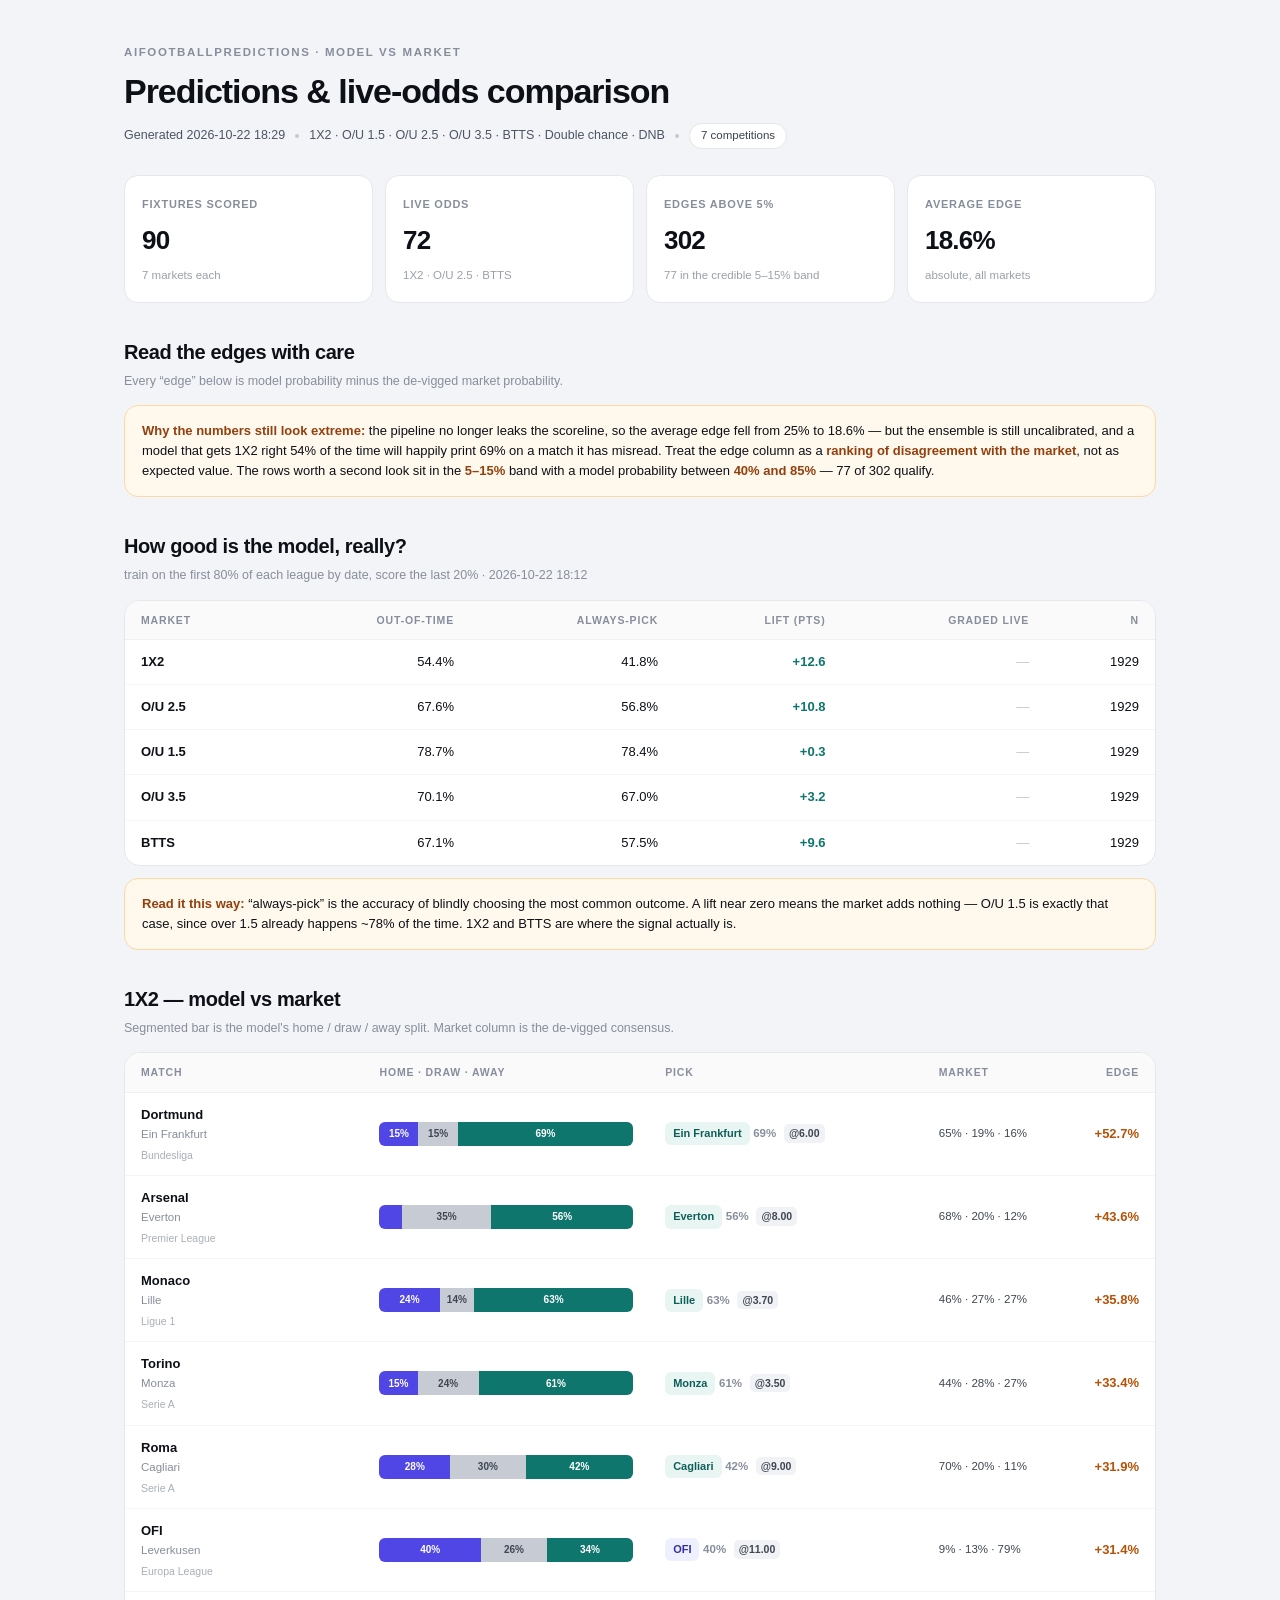
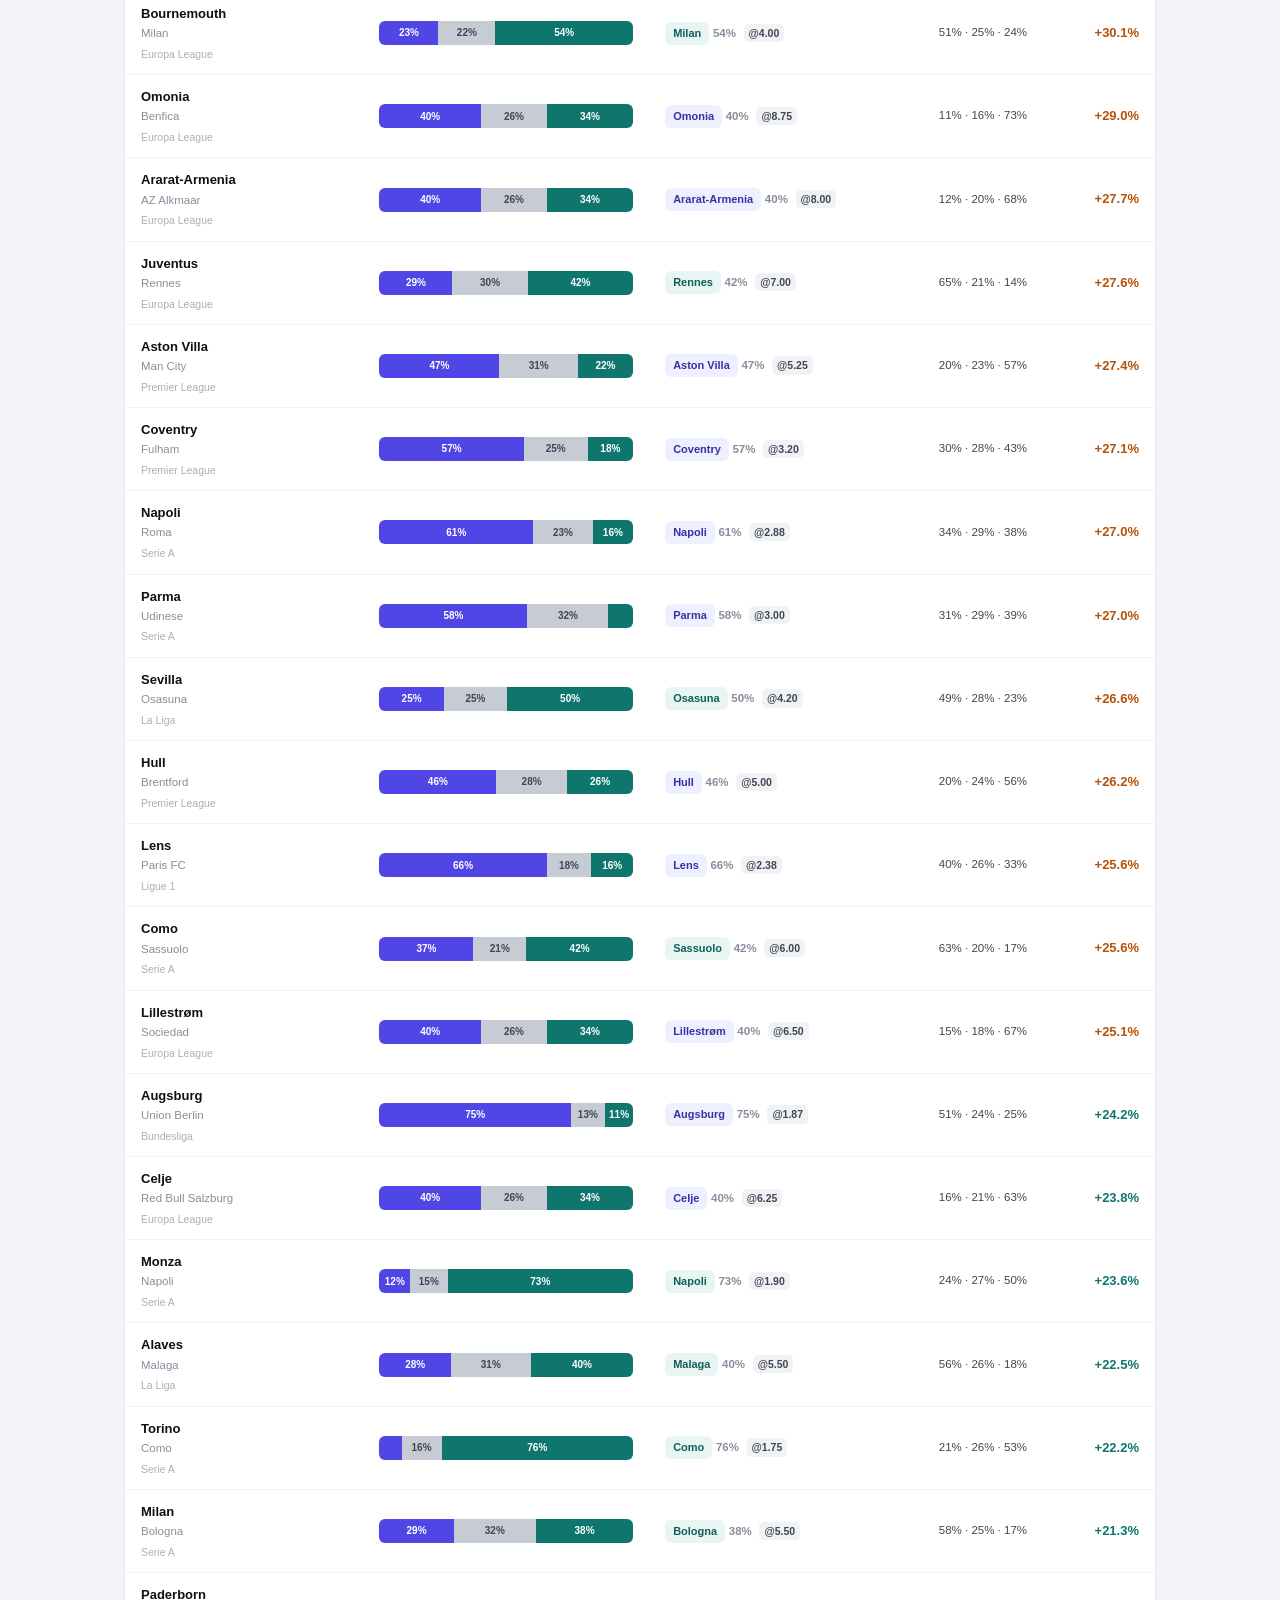
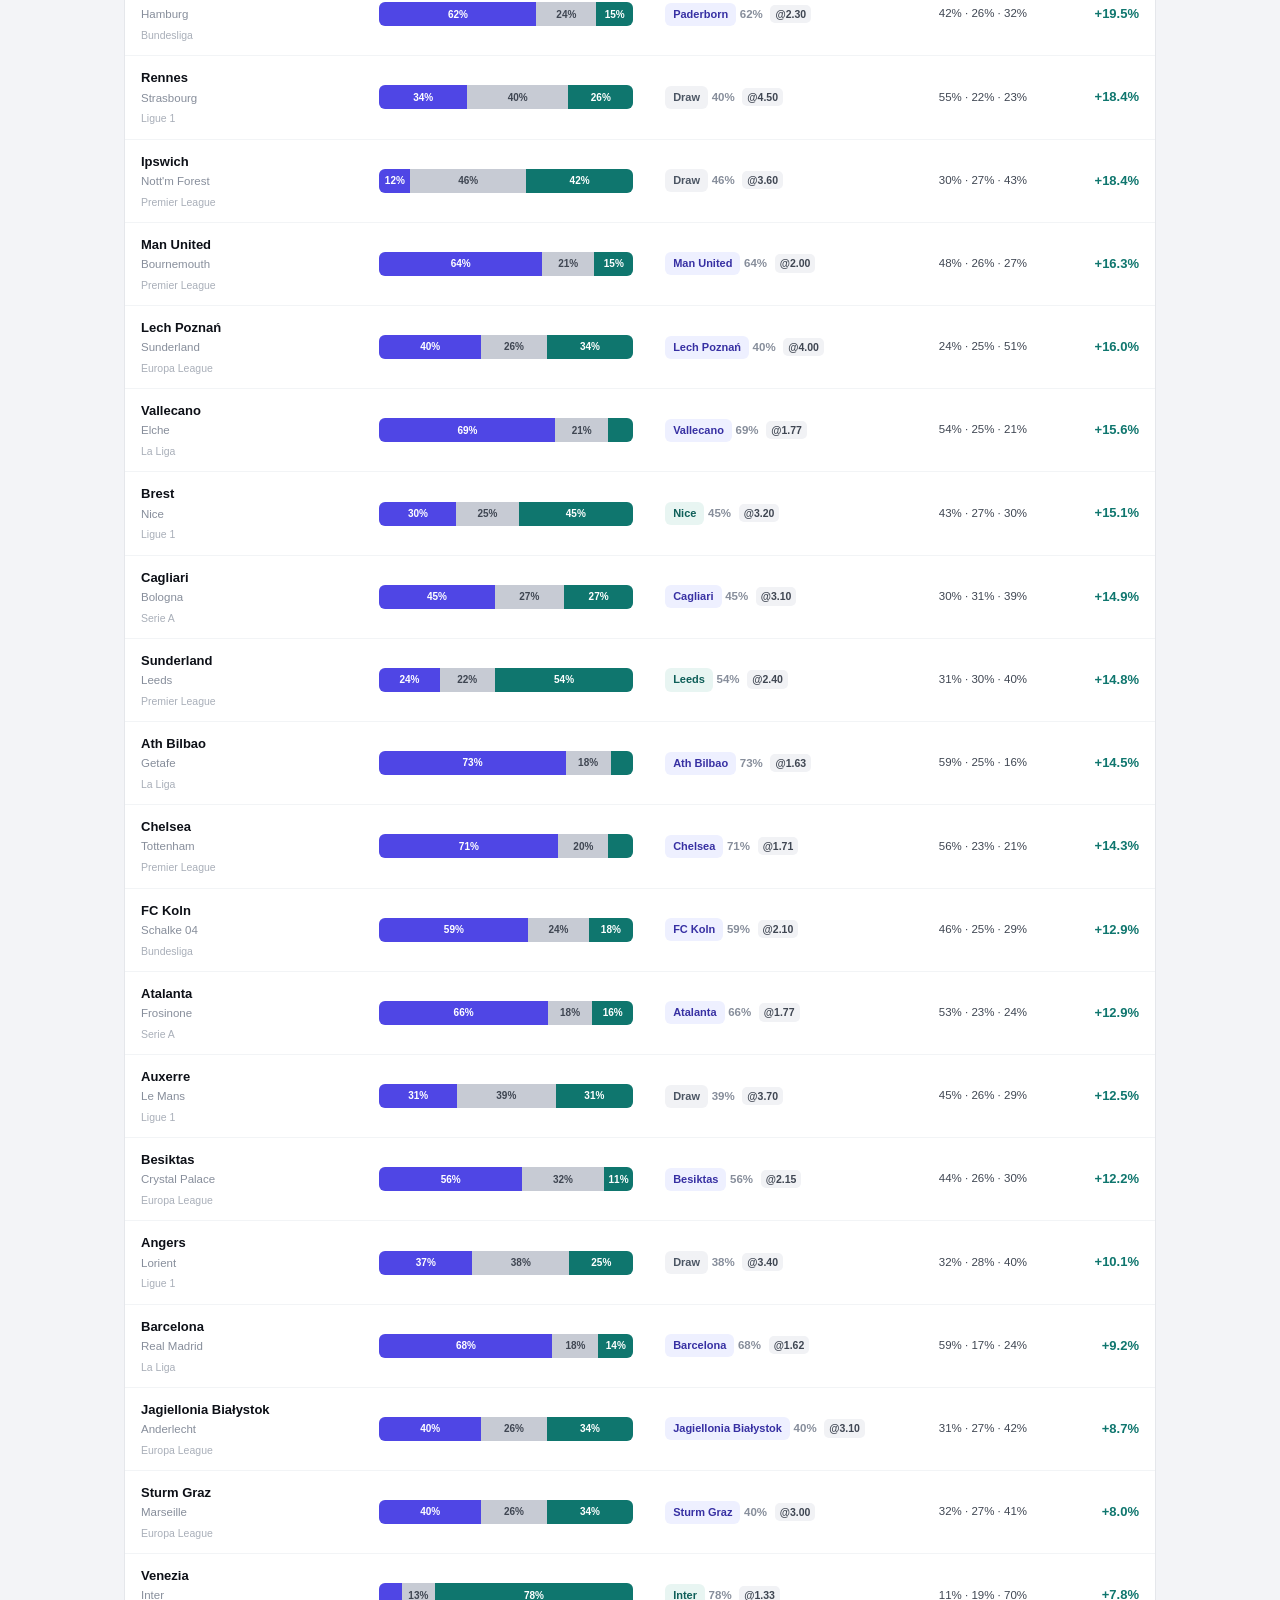
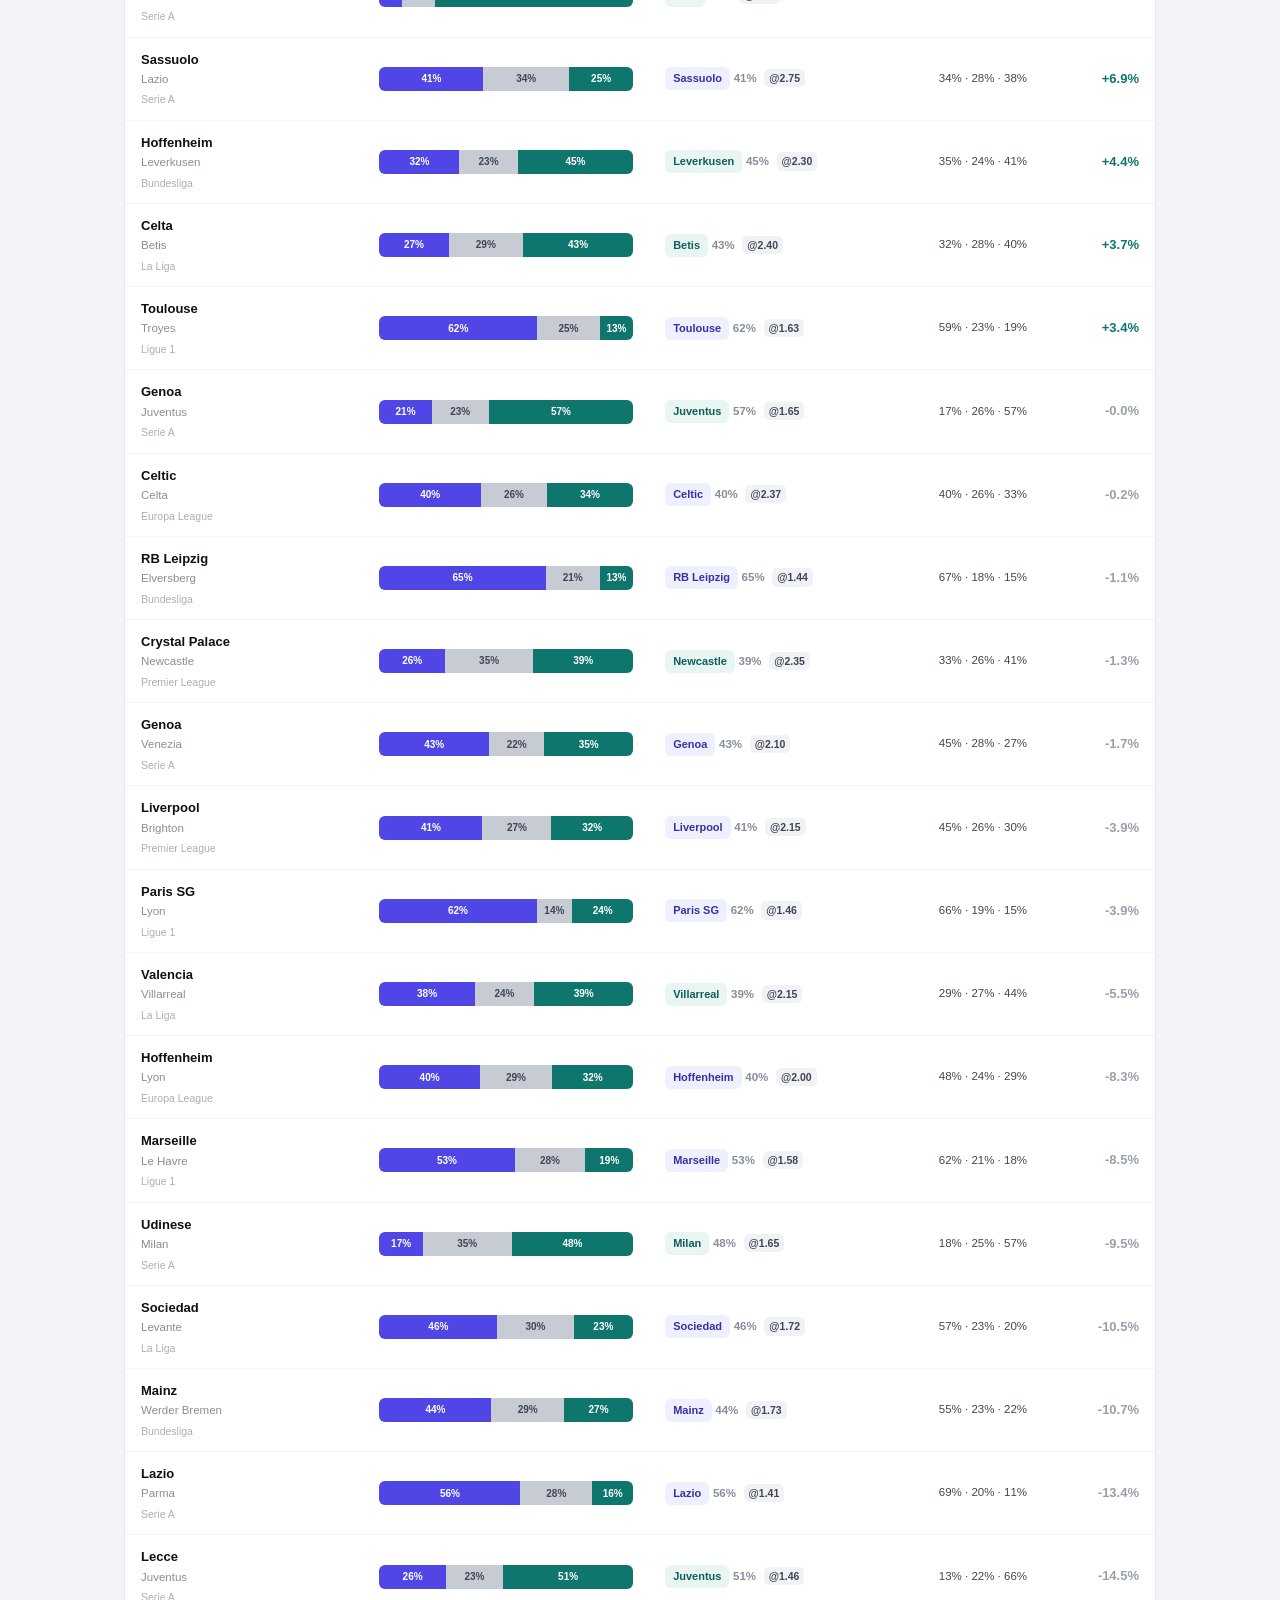
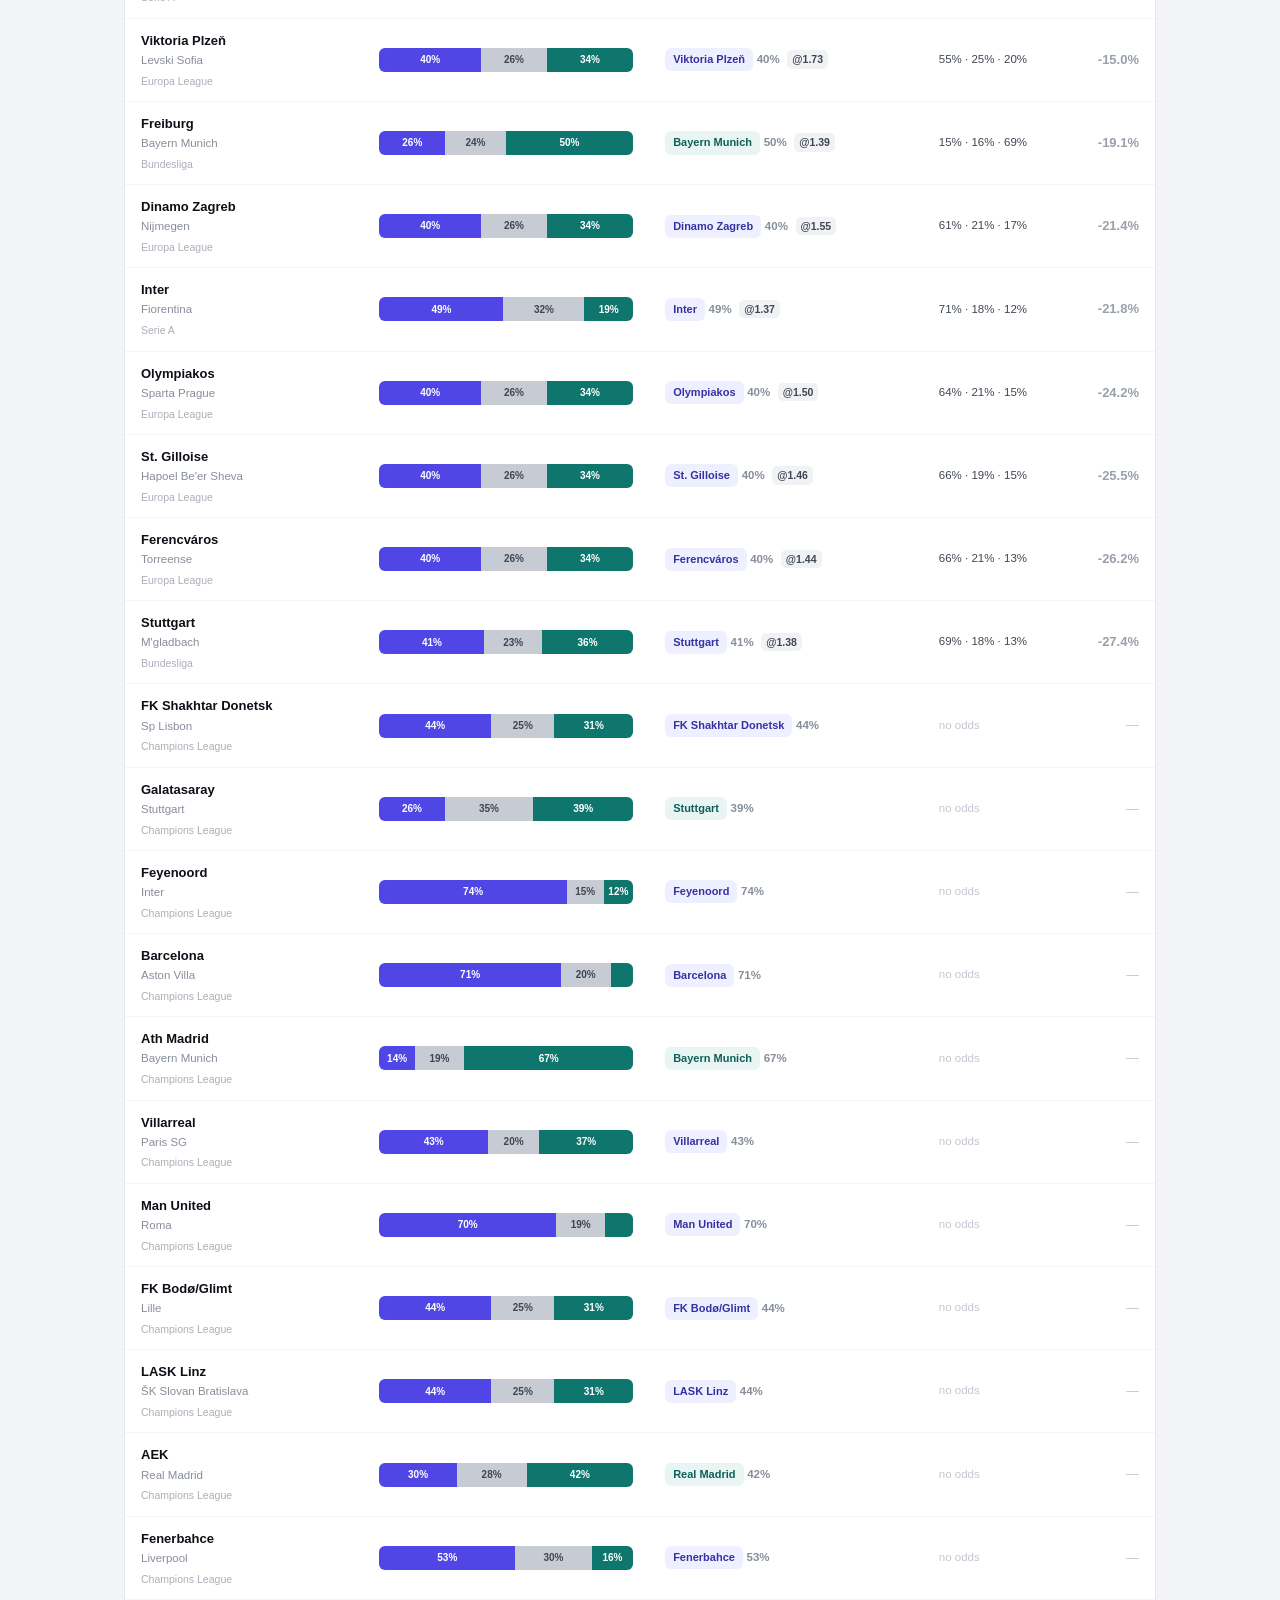
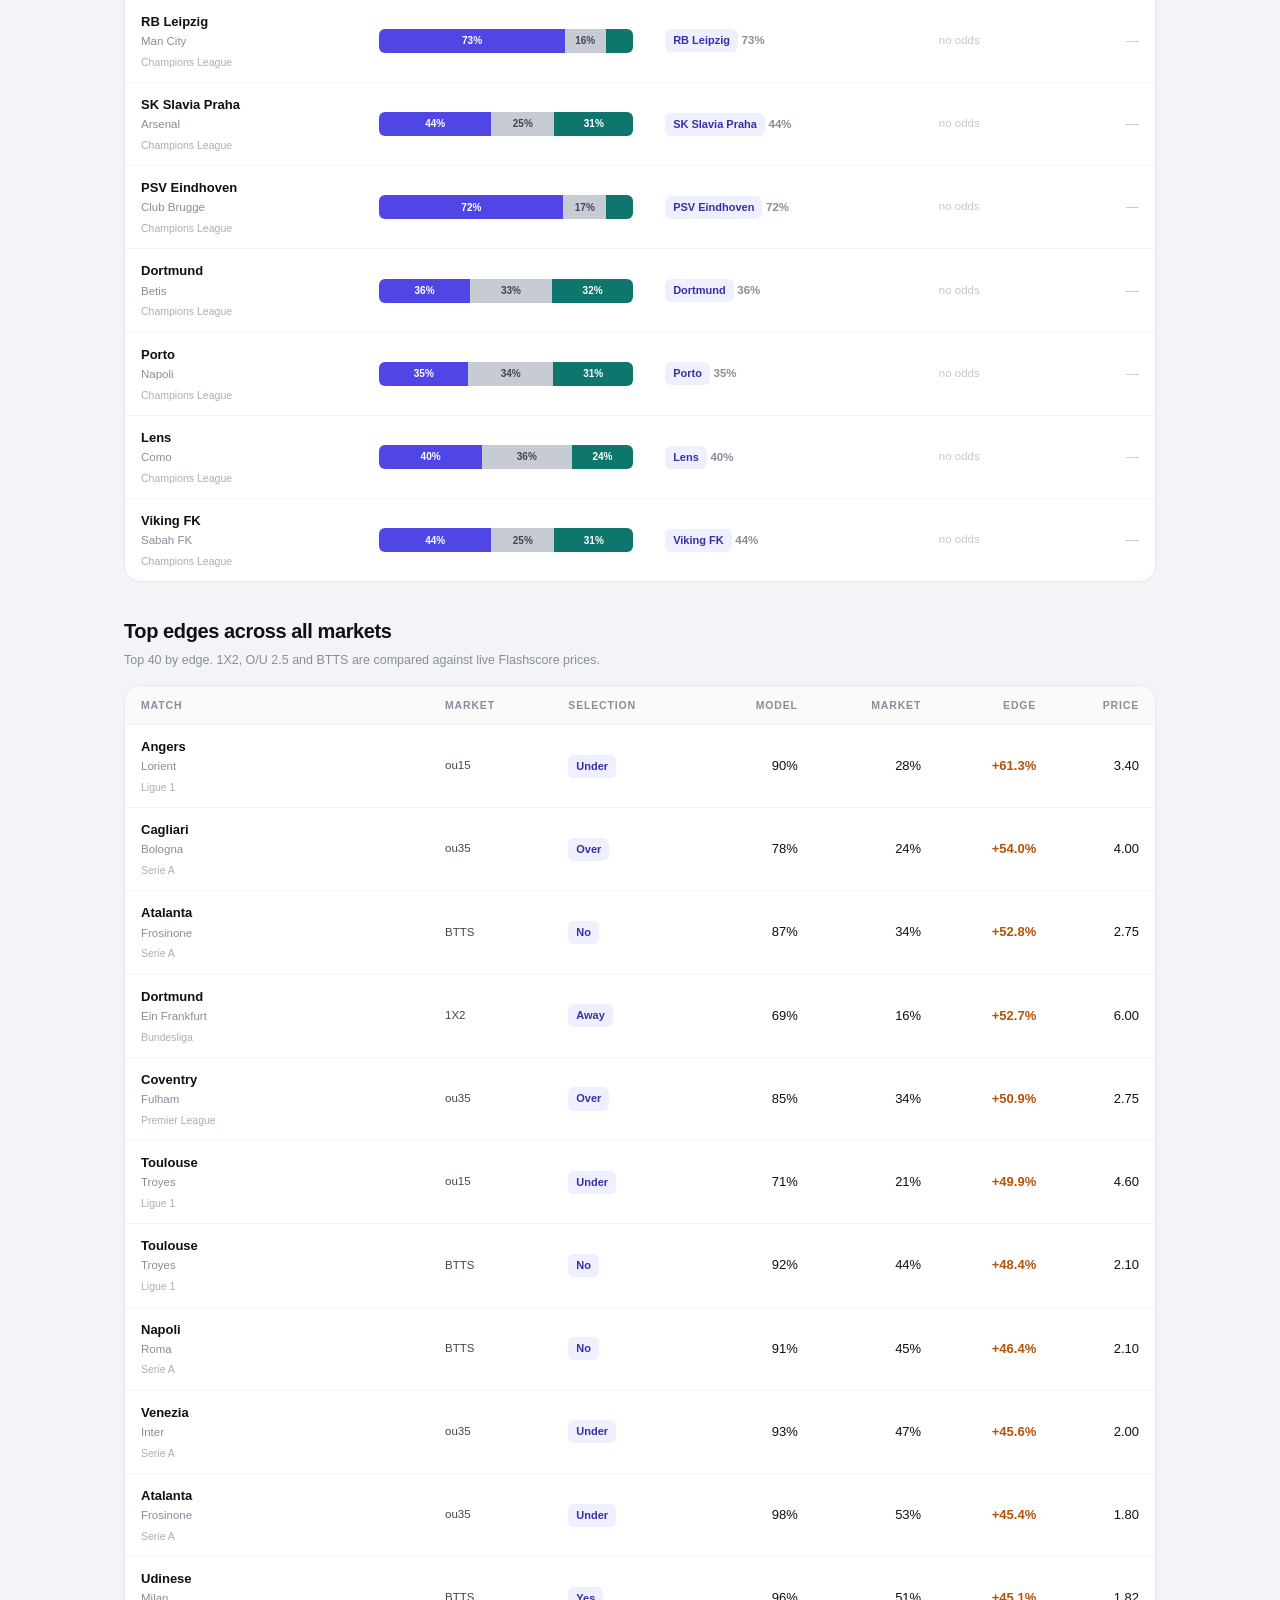
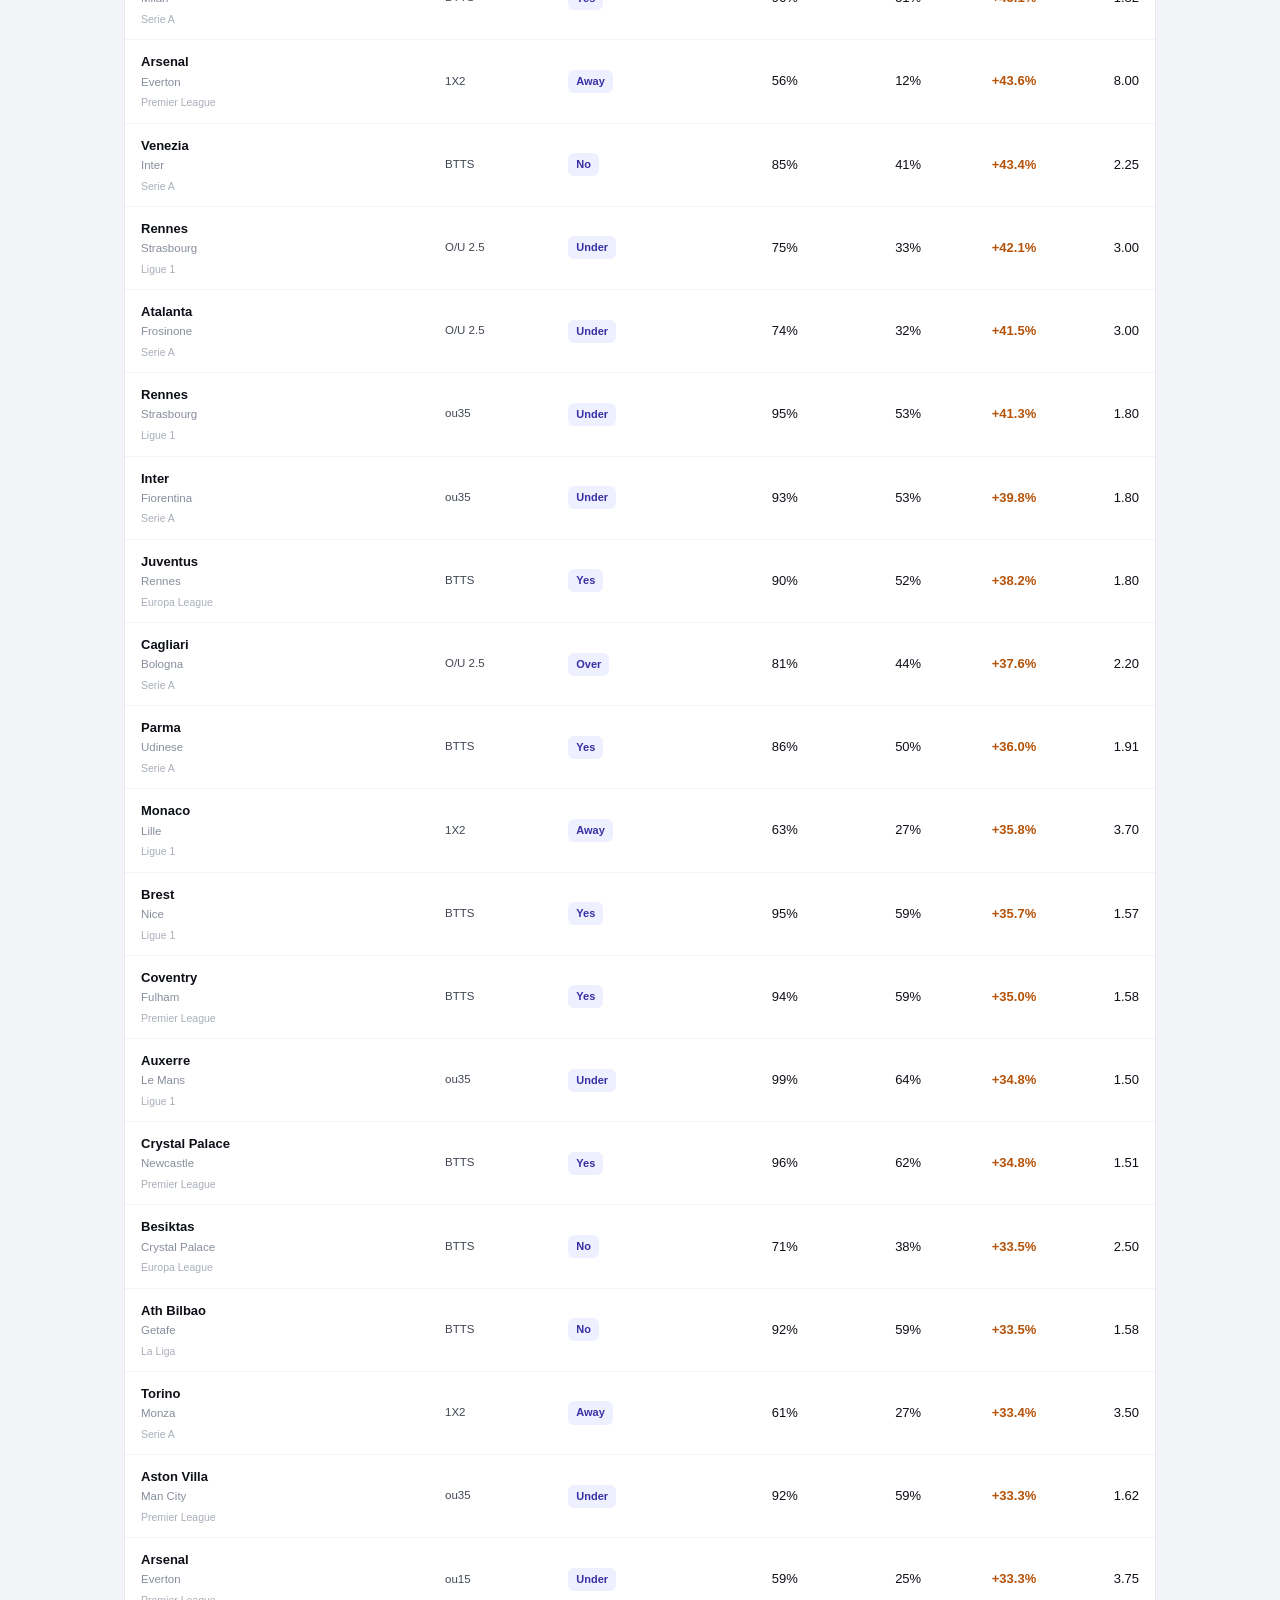
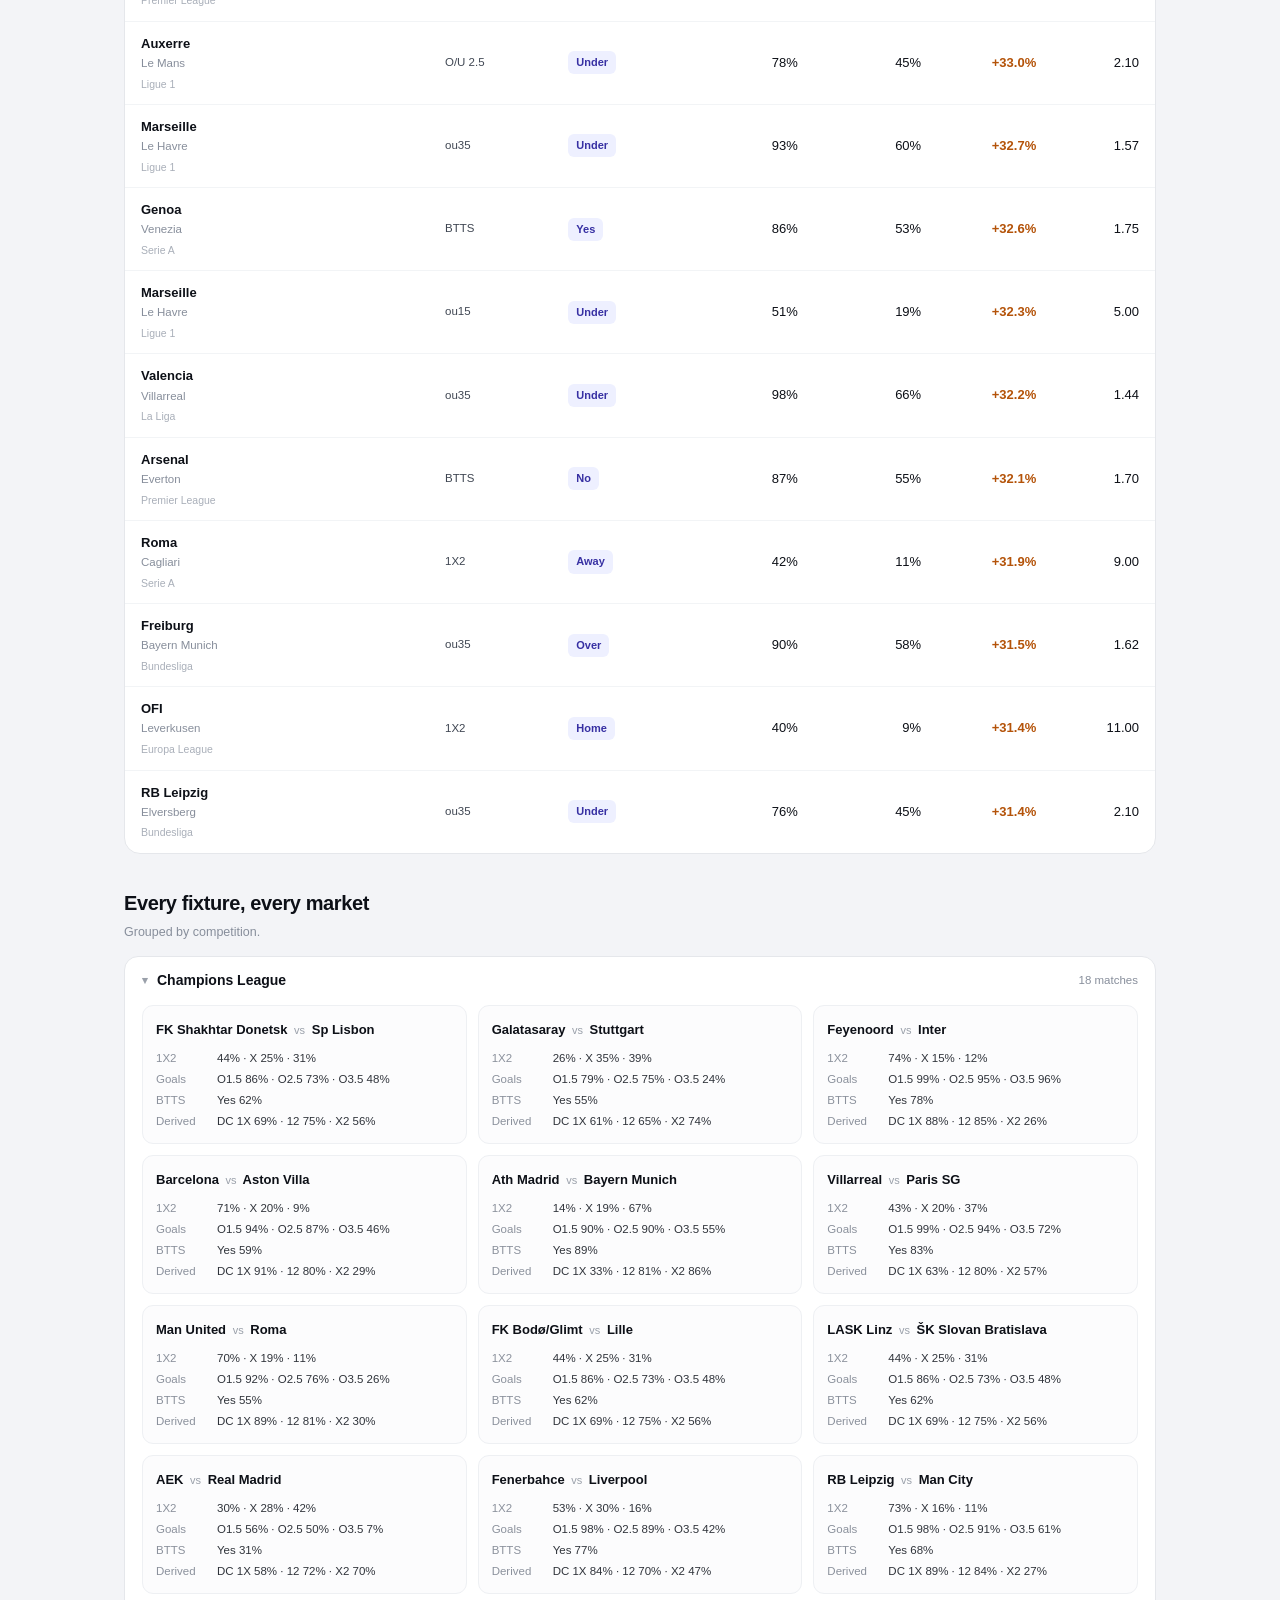
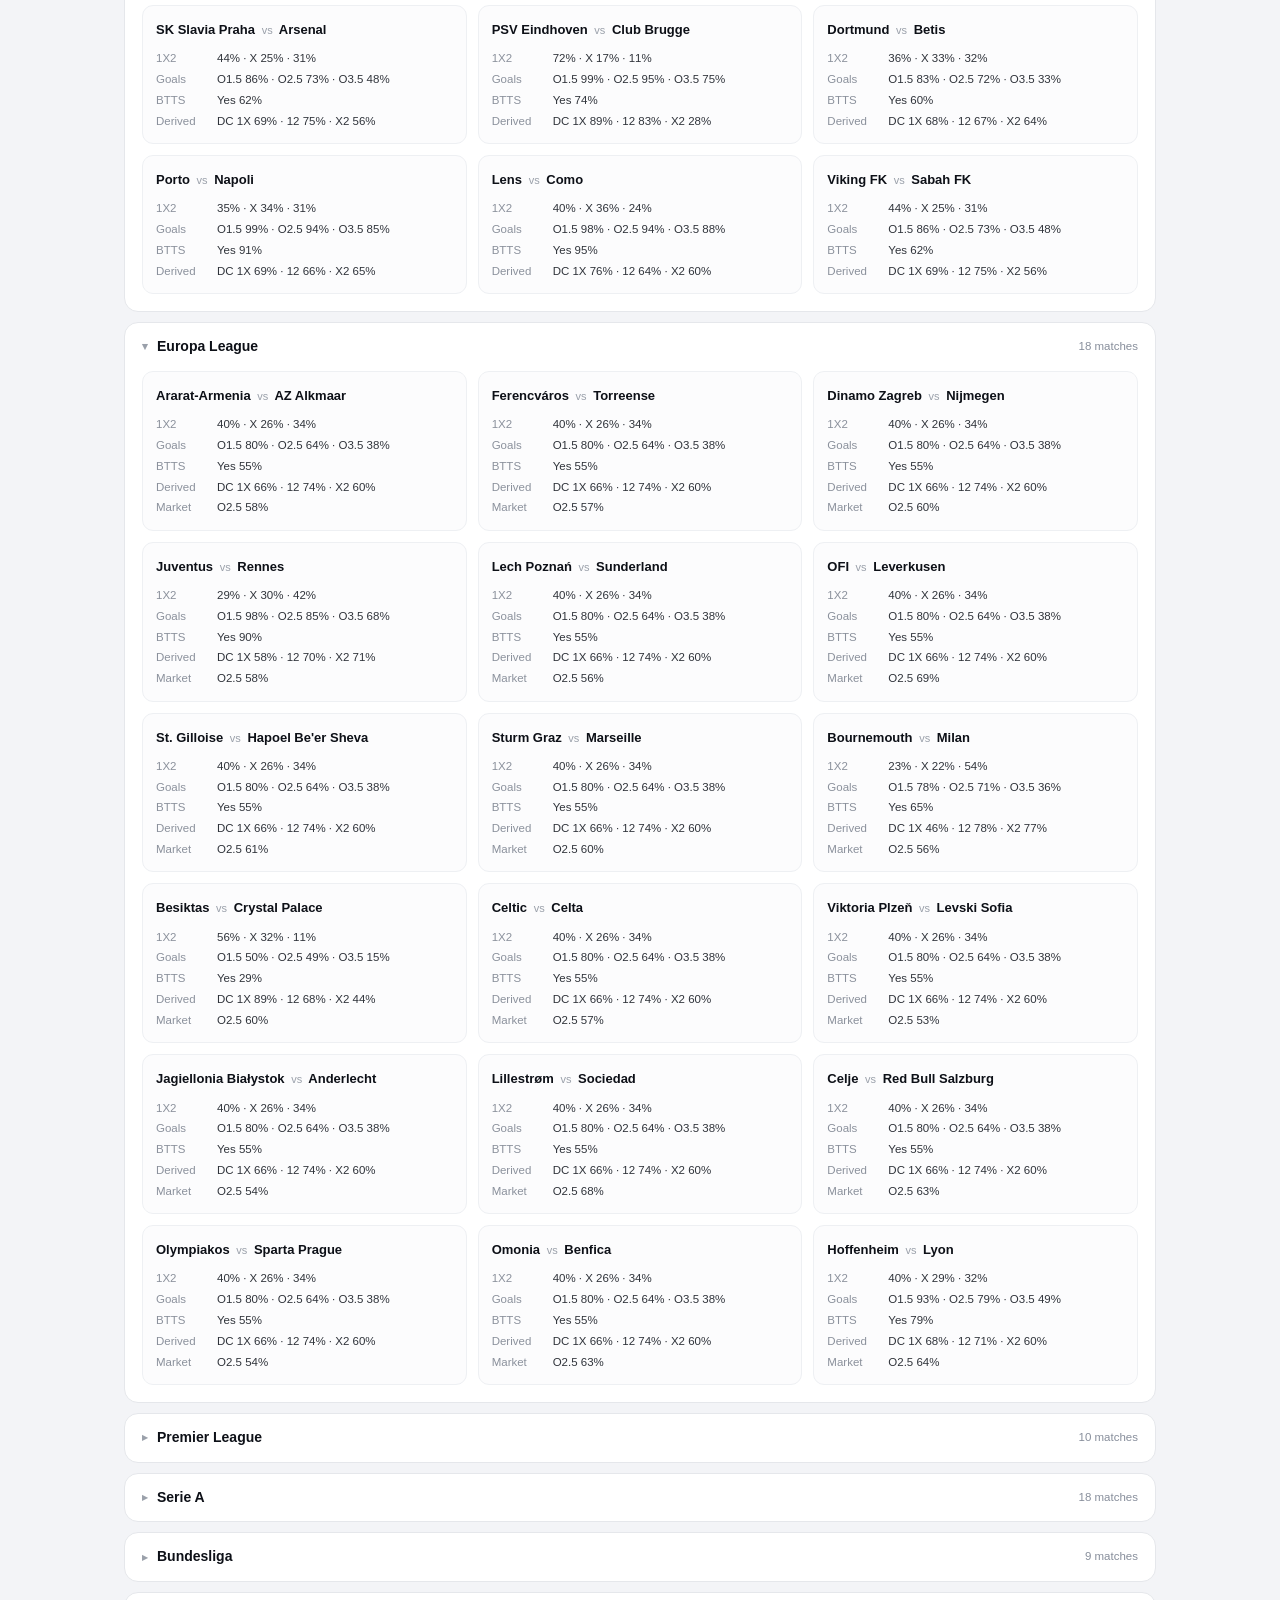
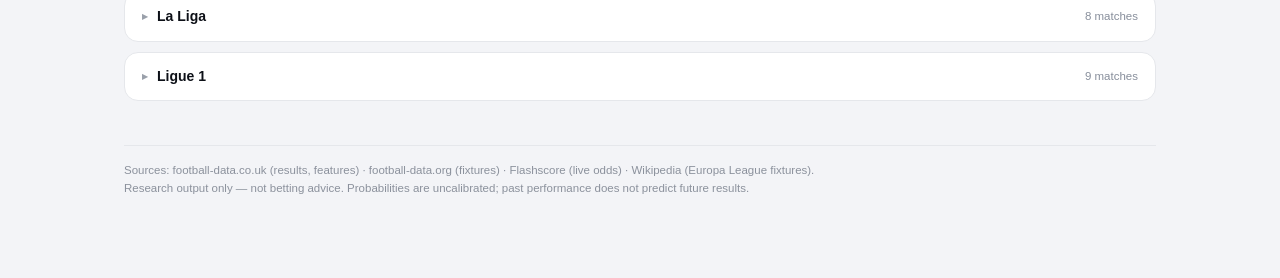
<file: data/predictions_report.html>
<!DOCTYPE html>
<html lang="en">
<head>
<meta charset="utf-8">
<meta name="viewport" content="width=device-width, initial-scale=1">
<title>AI Football Predictions — model vs market</title>
<style>
*{box-sizing:border-box}
body{margin:0;background:#f3f4f7;color:#0d1017;line-height:1.55;
  font-family:-apple-system,BlinkMacSystemFont,"Segoe UI","Inter","PingFang SC","Microsoft YaHei",sans-serif;
  -webkit-font-smoothing:antialiased}
.wrap{max-width:1080px;margin:0 auto;padding:44px 24px 80px}
.eyebrow{font-size:11.5px;letter-spacing:.14em;text-transform:uppercase;color:#878e9b;font-weight:700}
h1{font-size:34px;line-height:1.15;margin:10px 0 12px;letter-spacing:-.03em}
.meta{display:flex;flex-wrap:wrap;gap:10px;align-items:center;font-size:12.5px;color:#4b5563}
.dot{width:4px;height:4px;border-radius:50%;background:#c4c8d0}
.pill{background:#fff;border:1px solid #e5e7eb;border-radius:999px;padding:3px 11px;font-size:11.5px;color:#374151}
.kpis{display:grid;grid-template-columns:repeat(4,1fr);gap:12px;margin:26px 0 30px}
.kpi{background:#fff;border:1px solid #e5e7eb;border-radius:14px;padding:15px 17px}
.kpi span{font-size:11px;color:#878e9b;font-weight:700;text-transform:uppercase;letter-spacing:.07em}
.kpi b{display:block;font-size:26px;letter-spacing:-.03em;margin:4px 0 2px;font-variant-numeric:tabular-nums}
.kpi small{font-size:11.5px;color:#9aa0aa}
section{margin:34px 0}
h2{font-size:20px;margin:0 0 4px;letter-spacing:-.02em}
.h2sub{font-size:12.5px;color:#878e9b;margin-bottom:14px}
.card{background:#fff;border:1px solid #e5e7eb;border-radius:16px;overflow:hidden}
table{width:100%;border-collapse:collapse;font-size:13px}
th{text-align:left;font-size:10.5px;text-transform:uppercase;letter-spacing:.08em;color:#878e9b;
   font-weight:700;padding:11px 16px;background:#fafafb;border-bottom:1px solid #eef0f3;white-space:nowrap}
td{padding:12px 16px;border-bottom:1px solid #f2f4f6;vertical-align:middle}
tr:last-child td{border-bottom:none}
.tm{display:flex;flex-direction:column;gap:1px;min-width:170px}
.tm b{font-weight:600}
.tm span{font-size:11.5px;color:#878e9b}
.lg{font-size:10.5px;color:#a9afb9;margin-top:2px}
.num{text-align:right;font-variant-numeric:tabular-nums}
.seg{display:flex;height:24px;border-radius:6px;overflow:hidden;min-width:210px;background:#f1f2f5}
.seg div{display:flex;align-items:center;justify-content:center;font-size:10px;font-weight:700;color:#fff;white-space:nowrap}
.seg .s1{background:#4f46e5} .seg .sx{background:#c7cbd4;color:#3f4652} .seg .s2{background:#0f766e}
.badge{display:inline-block;padding:3px 8px;border-radius:6px;font-size:11px;font-weight:700;
  background:#eef0ff;color:#3730a3;white-space:nowrap}
.badge.away{background:#e8f5f2;color:#0f5f59} .badge.draw{background:#f1f2f5;color:#4b5563}
em{font-style:normal;color:#878e9b;font-weight:600;font-variant-numeric:tabular-nums;font-size:11.5px}
.mk{font-size:11.5px;color:#3f4652;font-variant-numeric:tabular-nums;white-space:nowrap}
.edge{font-weight:700;font-variant-numeric:tabular-nums}
.edge.pos{color:#0f766e} .edge.hot{color:#b45309} .edge.neg{color:#9aa0aa}
.dash{color:#c2c7d0}
.price{display:inline-block;margin-left:4px;font-size:10.5px;font-weight:600;color:#3f4652;
  background:#f1f2f5;border-radius:5px;padding:1px 5px;font-variant-numeric:tabular-nums}
.callout{background:#fff8ed;border:1px solid #fcd9a4;border-radius:14px;padding:15px 17px;font-size:13px}
.callout b{color:#92400e}
details{background:#fff;border:1px solid #e5e7eb;border-radius:14px;margin-bottom:10px;overflow:hidden}
summary{cursor:pointer;padding:13px 17px;display:flex;justify-content:space-between;align-items:center;
  font-weight:600;font-size:14px;list-style:none}
summary::-webkit-details-marker{display:none}
summary::before{content:"▸";color:#9aa0aa;margin-right:9px;font-size:11px}
details[open] summary::before{content:"▾"}
.lname{flex:1} .lcount{font-size:11.5px;color:#878e9b;font-weight:500}
.mgrid{display:grid;grid-template-columns:repeat(auto-fill,minmax(320px,1fr));gap:11px;padding:0 17px 17px}
.mcard{border:1px solid #eef0f3;border-radius:11px;padding:11px 13px;background:#fcfcfd}
.mhead{margin-bottom:7px}
.mname{font-weight:650;font-size:13px}
.mname em{color:#9aa0aa;font-style:normal;font-weight:400;font-size:11px;padding:0 3px}
.mline{display:flex;gap:9px;font-size:11.5px;padding:1.5px 0}
.mline .k{color:#8b919c;min-width:52px;flex:none}
.mline .v{color:#2f333a;font-variant-numeric:tabular-nums}
footer{margin-top:44px;font-size:11.5px;color:#8b919c;border-top:1px solid #e5e7eb;padding-top:16px}
@media(max-width:820px){.kpis{grid-template-columns:repeat(2,1fr)}h1{font-size:26px}
  .mgrid{grid-template-columns:1fr}.card{overflow-x:auto}table{min-width:640px}}
</style>
</head>
<body>
<div class="wrap">
  <div class="eyebrow">AIFootballPredictions · model vs market</div>
  <h1>Predictions &amp; live-odds comparison</h1>
  <div class="meta">
    <span>Generated 2026-10-22 18:29</span><span class="dot"></span>
    <span>1X2 · O/U 1.5 · O/U 2.5 · O/U 3.5 · BTTS · Double chance · DNB</span><span class="dot"></span>
    <span class="pill">7 competitions</span>
  </div>

  <div class="kpis"><div class="kpi"><span>Fixtures scored</span><b>90</b><small>7 markets each</small></div><div class="kpi"><span>Live odds</span><b>72</b><small>1X2 · O/U 2.5 · BTTS</small></div><div class="kpi"><span>Edges above 5%</span><b>302</b><small>77 in the credible 5–15% band</small></div><div class="kpi"><span>Average edge</span><b>18.6%</b><small>absolute, all markets</small></div></div>

  <section>
    <h2>Read the edges with care</h2>
    <div class="h2sub">Every “edge” below is model probability minus the de-vigged market probability.</div>
    <div class="callout">
      <b>Why the numbers still look extreme:</b> the pipeline no longer leaks the scoreline, so the
      average edge fell from 25% to 18.6% — but the ensemble is still uncalibrated, and a
      model that gets 1X2 right 54% of the time will happily print 69% on a match it has misread.
      Treat the edge column as a <b>ranking of disagreement with the market</b>, not as expected value.
      The rows worth a second look sit in the <b>5–15%</b> band with a model probability between
      <b>40% and 85%</b> — 77 of 302 qualify.
    </div>
  </section>

  
  <section>
    <h2>How good is the model, really?</h2>
    <div class="h2sub">train on the first 80% of each league by date, score the last 20% · 2026-10-22 18:12</div>
    <div class="card"><table>
      <thead><tr><th>Market</th><th class="num">Out-of-time</th><th class="num">Always-pick</th>
      <th class="num">Lift (pts)</th><th class="num">Graded live</th><th class="num">n</th></tr></thead>
      <tbody><tr>
              <td><b>1X2</b></td>
              <td class="num">54.4%</td>
              <td class="num">41.8%</td>
              <td class="num"><span class="edge pos">+12.6</span></td>
              <td class="num"><span class='dash'>—</span></td>
              <td class="num sub">1929</td>
            </tr><tr>
              <td><b>O/U 2.5</b></td>
              <td class="num">67.6%</td>
              <td class="num">56.8%</td>
              <td class="num"><span class="edge pos">+10.8</span></td>
              <td class="num"><span class='dash'>—</span></td>
              <td class="num sub">1929</td>
            </tr><tr>
              <td><b>O/U 1.5</b></td>
              <td class="num">78.7%</td>
              <td class="num">78.4%</td>
              <td class="num"><span class="edge pos">+0.3</span></td>
              <td class="num"><span class='dash'>—</span></td>
              <td class="num sub">1929</td>
            </tr><tr>
              <td><b>O/U 3.5</b></td>
              <td class="num">70.1%</td>
              <td class="num">67.0%</td>
              <td class="num"><span class="edge pos">+3.2</span></td>
              <td class="num"><span class='dash'>—</span></td>
              <td class="num sub">1929</td>
            </tr><tr>
              <td><b>BTTS</b></td>
              <td class="num">67.1%</td>
              <td class="num">57.5%</td>
              <td class="num"><span class="edge pos">+9.6</span></td>
              <td class="num"><span class='dash'>—</span></td>
              <td class="num sub">1929</td>
            </tr></tbody>
    </table></div>
    <div class="callout" style="margin-top:12px">
      <b>Read it this way:</b> “always-pick” is the accuracy of blindly choosing the most common
      outcome. A lift near zero means the market adds nothing — O/U 1.5 is exactly that case, since
      over 1.5 already happens ~78% of the time. 1X2 and BTTS are where the signal actually is.
    </div>
  </section>

  <section>
    <h2>1X2 — model vs market</h2>
    <div class="h2sub">Segmented bar is the model's home / draw / away split. Market column is the de-vigged consensus.</div>
    <div class="card"><table>
      <thead><tr><th>Match</th><th>Home · Draw · Away</th><th>Pick</th><th>Market</th><th class="num">Edge</th></tr></thead>
      <tbody><tr>
          <td><div class="tm"><b>Dortmund</b><span>Ein Frankfurt</span>
              <div class="lg">Bundesliga</div></div></td>
          <td><div class="seg">
            <div class="s1" style="width:15.377987961390286%">15%</div>
            <div class="sx" style="width:15.48008852661917%">15%</div>
            <div class="s2" style="width:69.14192301528517%">69%</div>
          </div></td>
          <td><span class="badge away">Ein Frankfurt</span> <em>69%</em> <span class="price">@6.00</span></td>
          <td class="mk">65% · 19% · 16%</td>
          <td class="num"><span class="edge hot">+52.7%</span></td>
        </tr><tr>
          <td><div class="tm"><b>Arsenal</b><span>Everton</span>
              <div class="lg">Premier League</div></div></td>
          <td><div class="seg">
            <div class="s1" style="width:8.818493374030183%"></div>
            <div class="sx" style="width:35.31243321317511%">35%</div>
            <div class="s2" style="width:55.869072916089344%">56%</div>
          </div></td>
          <td><span class="badge away">Everton</span> <em>56%</em> <span class="price">@8.00</span></td>
          <td class="mk">68% · 20% · 12%</td>
          <td class="num"><span class="edge hot">+43.6%</span></td>
        </tr><tr>
          <td><div class="tm"><b>Monaco</b><span>Lille</span>
              <div class="lg">Ligue 1</div></div></td>
          <td><div class="seg">
            <div class="s1" style="width:23.73345178545989%">24%</div>
            <div class="sx" style="width:13.56653028730846%">14%</div>
            <div class="s2" style="width:62.70001743052628%">63%</div>
          </div></td>
          <td><span class="badge away">Lille</span> <em>63%</em> <span class="price">@3.70</span></td>
          <td class="mk">46% · 27% · 27%</td>
          <td class="num"><span class="edge hot">+35.8%</span></td>
        </tr><tr>
          <td><div class="tm"><b>Torino</b><span>Monza</span>
              <div class="lg">Serie A</div></div></td>
          <td><div class="seg">
            <div class="s1" style="width:14.99911427663453%">15%</div>
            <div class="sx" style="width:24.13675039838719%">24%</div>
            <div class="s2" style="width:60.864135076625594%">61%</div>
          </div></td>
          <td><span class="badge away">Monza</span> <em>61%</em> <span class="price">@3.50</span></td>
          <td class="mk">44% · 28% · 27%</td>
          <td class="num"><span class="edge hot">+33.4%</span></td>
        </tr><tr>
          <td><div class="tm"><b>Roma</b><span>Cagliari</span>
              <div class="lg">Serie A</div></div></td>
          <td><div class="seg">
            <div class="s1" style="width:27.853179662882827%">28%</div>
            <div class="sx" style="width:29.76685924889623%">30%</div>
            <div class="s2" style="width:42.3799600948102%">42%</div>
          </div></td>
          <td><span class="badge away">Cagliari</span> <em>42%</em> <span class="price">@9.00</span></td>
          <td class="mk">70% · 20% · 11%</td>
          <td class="num"><span class="edge hot">+31.9%</span></td>
        </tr><tr>
          <td><div class="tm"><b>OFI</b><span>Leverkusen</span>
              <div class="lg">Europa League</div></div></td>
          <td><div class="seg">
            <div class="s1" style="width:40.0%">40%</div>
            <div class="sx" style="width:26.0%">26%</div>
            <div class="s2" style="width:34.0%">34%</div>
          </div></td>
          <td><span class="badge home">OFI</span> <em>40%</em> <span class="price">@11.00</span></td>
          <td class="mk">9% · 13% · 79%</td>
          <td class="num"><span class="edge hot">+31.4%</span></td>
        </tr><tr>
          <td><div class="tm"><b>Bournemouth</b><span>Milan</span>
              <div class="lg">Europa League</div></div></td>
          <td><div class="seg">
            <div class="s1" style="width:23.262274578215976%">23%</div>
            <div class="sx" style="width:22.37802837030233%">22%</div>
            <div class="s2" style="width:54.35969605807093%">54%</div>
          </div></td>
          <td><span class="badge away">Milan</span> <em>54%</em> <span class="price">@4.00</span></td>
          <td class="mk">51% · 25% · 24%</td>
          <td class="num"><span class="edge hot">+30.1%</span></td>
        </tr><tr>
          <td><div class="tm"><b>Omonia</b><span>Benfica</span>
              <div class="lg">Europa League</div></div></td>
          <td><div class="seg">
            <div class="s1" style="width:40.0%">40%</div>
            <div class="sx" style="width:26.0%">26%</div>
            <div class="s2" style="width:34.0%">34%</div>
          </div></td>
          <td><span class="badge home">Omonia</span> <em>40%</em> <span class="price">@8.75</span></td>
          <td class="mk">11% · 16% · 73%</td>
          <td class="num"><span class="edge hot">+29.0%</span></td>
        </tr><tr>
          <td><div class="tm"><b>Ararat-Armenia</b><span>AZ Alkmaar</span>
              <div class="lg">Europa League</div></div></td>
          <td><div class="seg">
            <div class="s1" style="width:40.0%">40%</div>
            <div class="sx" style="width:26.0%">26%</div>
            <div class="s2" style="width:34.0%">34%</div>
          </div></td>
          <td><span class="badge home">Ararat-Armenia</span> <em>40%</em> <span class="price">@8.00</span></td>
          <td class="mk">12% · 20% · 68%</td>
          <td class="num"><span class="edge hot">+27.7%</span></td>
        </tr><tr>
          <td><div class="tm"><b>Juventus</b><span>Rennes</span>
              <div class="lg">Europa League</div></div></td>
          <td><div class="seg">
            <div class="s1" style="width:28.770827547166718%">29%</div>
            <div class="sx" style="width:29.67273598374201%">30%</div>
            <div class="s2" style="width:41.556435972385906%">42%</div>
          </div></td>
          <td><span class="badge away">Rennes</span> <em>42%</em> <span class="price">@7.00</span></td>
          <td class="mk">65% · 21% · 14%</td>
          <td class="num"><span class="edge hot">+27.6%</span></td>
        </tr><tr>
          <td><div class="tm"><b>Aston Villa</b><span>Man City</span>
              <div class="lg">Premier League</div></div></td>
          <td><div class="seg">
            <div class="s1" style="width:47.28018149571194%">47%</div>
            <div class="sx" style="width:30.961261175824884%">31%</div>
            <div class="s2" style="width:21.758557328463173%">22%</div>
          </div></td>
          <td><span class="badge home">Aston Villa</span> <em>47%</em> <span class="price">@5.25</span></td>
          <td class="mk">20% · 23% · 57%</td>
          <td class="num"><span class="edge hot">+27.4%</span></td>
        </tr><tr>
          <td><div class="tm"><b>Coventry</b><span>Fulham</span>
              <div class="lg">Premier League</div></div></td>
          <td><div class="seg">
            <div class="s1" style="width:56.901386935538845%">57%</div>
            <div class="sx" style="width:25.13907451941389%">25%</div>
            <div class="s2" style="width:17.95953804834188%">18%</div>
          </div></td>
          <td><span class="badge home">Coventry</span> <em>57%</em> <span class="price">@3.20</span></td>
          <td class="mk">30% · 28% · 43%</td>
          <td class="num"><span class="edge hot">+27.1%</span></td>
        </tr><tr>
          <td><div class="tm"><b>Napoli</b><span>Roma</span>
              <div class="lg">Serie A</div></div></td>
          <td><div class="seg">
            <div class="s1" style="width:60.603846961142175%">61%</div>
            <div class="sx" style="width:23.432773860510935%">23%</div>
            <div class="s2" style="width:15.963379923404961%">16%</div>
          </div></td>
          <td><span class="badge home">Napoli</span> <em>61%</em> <span class="price">@2.88</span></td>
          <td class="mk">34% · 29% · 38%</td>
          <td class="num"><span class="edge hot">+27.0%</span></td>
        </tr><tr>
          <td><div class="tm"><b>Parma</b><span>Udinese</span>
              <div class="lg">Serie A</div></div></td>
          <td><div class="seg">
            <div class="s1" style="width:58.32262635453335%">58%</div>
            <div class="sx" style="width:31.920590181468423%">32%</div>
            <div class="s2" style="width:9.75678396070361%"></div>
          </div></td>
          <td><span class="badge home">Parma</span> <em>58%</em> <span class="price">@3.00</span></td>
          <td class="mk">31% · 29% · 39%</td>
          <td class="num"><span class="edge hot">+27.0%</span></td>
        </tr><tr>
          <td><div class="tm"><b>Sevilla</b><span>Osasuna</span>
              <div class="lg">La Liga</div></div></td>
          <td><div class="seg">
            <div class="s1" style="width:25.340255200012564%">25%</div>
            <div class="sx" style="width:24.97462315411119%">25%</div>
            <div class="s2" style="width:49.68512214258161%">50%</div>
          </div></td>
          <td><span class="badge away">Osasuna</span> <em>50%</em> <span class="price">@4.20</span></td>
          <td class="mk">49% · 28% · 23%</td>
          <td class="num"><span class="edge hot">+26.6%</span></td>
        </tr><tr>
          <td><div class="tm"><b>Hull</b><span>Brentford</span>
              <div class="lg">Premier League</div></div></td>
          <td><div class="seg">
            <div class="s1" style="width:46.0371249556357%">46%</div>
            <div class="sx" style="width:27.90276783210835%">28%</div>
            <div class="s2" style="width:26.060107460608645%">26%</div>
          </div></td>
          <td><span class="badge home">Hull</span> <em>46%</em> <span class="price">@5.00</span></td>
          <td class="mk">20% · 24% · 56%</td>
          <td class="num"><span class="edge hot">+26.2%</span></td>
        </tr><tr>
          <td><div class="tm"><b>Lens</b><span>Paris FC</span>
              <div class="lg">Ligue 1</div></div></td>
          <td><div class="seg">
            <div class="s1" style="width:65.90702205606304%">66%</div>
            <div class="sx" style="width:17.605903404466318%">18%</div>
            <div class="s2" style="width:16.487074787823335%">16%</div>
          </div></td>
          <td><span class="badge home">Lens</span> <em>66%</em> <span class="price">@2.38</span></td>
          <td class="mk">40% · 26% · 33%</td>
          <td class="num"><span class="edge hot">+25.6%</span></td>
        </tr><tr>
          <td><div class="tm"><b>Como</b><span>Sassuolo</span>
              <div class="lg">Serie A</div></div></td>
          <td><div class="seg">
            <div class="s1" style="width:37.048877398465066%">37%</div>
            <div class="sx" style="width:20.767385120461135%">21%</div>
            <div class="s2" style="width:42.183737481073784%">42%</div>
          </div></td>
          <td><span class="badge away">Sassuolo</span> <em>42%</em> <span class="price">@6.00</span></td>
          <td class="mk">63% · 20% · 17%</td>
          <td class="num"><span class="edge hot">+25.6%</span></td>
        </tr><tr>
          <td><div class="tm"><b>Lillestrøm</b><span>Sociedad</span>
              <div class="lg">Europa League</div></div></td>
          <td><div class="seg">
            <div class="s1" style="width:40.0%">40%</div>
            <div class="sx" style="width:26.0%">26%</div>
            <div class="s2" style="width:34.0%">34%</div>
          </div></td>
          <td><span class="badge home">Lillestrøm</span> <em>40%</em> <span class="price">@6.50</span></td>
          <td class="mk">15% · 18% · 67%</td>
          <td class="num"><span class="edge hot">+25.1%</span></td>
        </tr><tr>
          <td><div class="tm"><b>Augsburg</b><span>Union Berlin</span>
              <div class="lg">Bundesliga</div></div></td>
          <td><div class="seg">
            <div class="s1" style="width:75.432372862342%">75%</div>
            <div class="sx" style="width:13.446811729553529%">13%</div>
            <div class="s2" style="width:11.120814663046426%">11%</div>
          </div></td>
          <td><span class="badge home">Augsburg</span> <em>75%</em> <span class="price">@1.87</span></td>
          <td class="mk">51% · 24% · 25%</td>
          <td class="num"><span class="edge pos">+24.2%</span></td>
        </tr><tr>
          <td><div class="tm"><b>Celje</b><span>Red Bull Salzburg</span>
              <div class="lg">Europa League</div></div></td>
          <td><div class="seg">
            <div class="s1" style="width:40.0%">40%</div>
            <div class="sx" style="width:26.0%">26%</div>
            <div class="s2" style="width:34.0%">34%</div>
          </div></td>
          <td><span class="badge home">Celje</span> <em>40%</em> <span class="price">@6.25</span></td>
          <td class="mk">16% · 21% · 63%</td>
          <td class="num"><span class="edge pos">+23.8%</span></td>
        </tr><tr>
          <td><div class="tm"><b>Monza</b><span>Napoli</span>
              <div class="lg">Serie A</div></div></td>
          <td><div class="seg">
            <div class="s1" style="width:12.105131308858908%">12%</div>
            <div class="sx" style="width:14.72466505411631%">15%</div>
            <div class="s2" style="width:73.17020388537748%">73%</div>
          </div></td>
          <td><span class="badge away">Napoli</span> <em>73%</em> <span class="price">@1.90</span></td>
          <td class="mk">24% · 27% · 50%</td>
          <td class="num"><span class="edge pos">+23.6%</span></td>
        </tr><tr>
          <td><div class="tm"><b>Alaves</b><span>Malaga</span>
              <div class="lg">La Liga</div></div></td>
          <td><div class="seg">
            <div class="s1" style="width:28.155517547438187%">28%</div>
            <div class="sx" style="width:31.494188739995167%">31%</div>
            <div class="s2" style="width:40.3502927191559%">40%</div>
          </div></td>
          <td><span class="badge away">Malaga</span> <em>40%</em> <span class="price">@5.50</span></td>
          <td class="mk">56% · 26% · 18%</td>
          <td class="num"><span class="edge pos">+22.5%</span></td>
        </tr><tr>
          <td><div class="tm"><b>Torino</b><span>Como</span>
              <div class="lg">Serie A</div></div></td>
          <td><div class="seg">
            <div class="s1" style="width:8.704046026617835%"></div>
            <div class="sx" style="width:15.77136716674589%">16%</div>
            <div class="s2" style="width:75.52458705498896%">76%</div>
          </div></td>
          <td><span class="badge away">Como</span> <em>76%</em> <span class="price">@1.75</span></td>
          <td class="mk">21% · 26% · 53%</td>
          <td class="num"><span class="edge pos">+22.2%</span></td>
        </tr><tr>
          <td><div class="tm"><b>Milan</b><span>Bologna</span>
              <div class="lg">Serie A</div></div></td>
          <td><div class="seg">
            <div class="s1" style="width:29.232296780964457%">29%</div>
            <div class="sx" style="width:32.47792464492763%">32%</div>
            <div class="s2" style="width:38.289778077402545%">38%</div>
          </div></td>
          <td><span class="badge away">Bologna</span> <em>38%</em> <span class="price">@5.50</span></td>
          <td class="mk">58% · 25% · 17%</td>
          <td class="num"><span class="edge pos">+21.3%</span></td>
        </tr><tr>
          <td><div class="tm"><b>Paderborn</b><span>Hamburg</span>
              <div class="lg">Bundesliga</div></div></td>
          <td><div class="seg">
            <div class="s1" style="width:61.85223034699283%">62%</div>
            <div class="sx" style="width:23.639371662626626%">24%</div>
            <div class="s2" style="width:14.50839823873324%">15%</div>
          </div></td>
          <td><span class="badge home">Paderborn</span> <em>62%</em> <span class="price">@2.30</span></td>
          <td class="mk">42% · 26% · 32%</td>
          <td class="num"><span class="edge pos">+19.5%</span></td>
        </tr><tr>
          <td><div class="tm"><b>Rennes</b><span>Strasbourg</span>
              <div class="lg">Ligue 1</div></div></td>
          <td><div class="seg">
            <div class="s1" style="width:34.4875183244888%">34%</div>
            <div class="sx" style="width:40.01068016353401%">40%</div>
            <div class="s2" style="width:25.501801015271802%">26%</div>
          </div></td>
          <td><span class="badge draw">Draw</span> <em>40%</em> <span class="price">@4.50</span></td>
          <td class="mk">55% · 22% · 23%</td>
          <td class="num"><span class="edge pos">+18.4%</span></td>
        </tr><tr>
          <td><div class="tm"><b>Ipswich</b><span>Nott'm Forest</span>
              <div class="lg">Premier League</div></div></td>
          <td><div class="seg">
            <div class="s1" style="width:12.13657590439281%">12%</div>
            <div class="sx" style="width:45.67251041877938%">46%</div>
            <div class="s2" style="width:42.19091367682781%">42%</div>
          </div></td>
          <td><span class="badge draw">Draw</span> <em>46%</em> <span class="price">@3.60</span></td>
          <td class="mk">30% · 27% · 43%</td>
          <td class="num"><span class="edge pos">+18.4%</span></td>
        </tr><tr>
          <td><div class="tm"><b>Man United</b><span>Bournemouth</span>
              <div class="lg">Premier League</div></div></td>
          <td><div class="seg">
            <div class="s1" style="width:64.09542370140966%">64%</div>
            <div class="sx" style="width:20.662133724468575%">21%</div>
            <div class="s2" style="width:15.242442574121759%">15%</div>
          </div></td>
          <td><span class="badge home">Man United</span> <em>64%</em> <span class="price">@2.00</span></td>
          <td class="mk">48% · 26% · 27%</td>
          <td class="num"><span class="edge pos">+16.3%</span></td>
        </tr><tr>
          <td><div class="tm"><b>Lech Poznań</b><span>Sunderland</span>
              <div class="lg">Europa League</div></div></td>
          <td><div class="seg">
            <div class="s1" style="width:40.0%">40%</div>
            <div class="sx" style="width:26.0%">26%</div>
            <div class="s2" style="width:34.0%">34%</div>
          </div></td>
          <td><span class="badge home">Lech Poznań</span> <em>40%</em> <span class="price">@4.00</span></td>
          <td class="mk">24% · 25% · 51%</td>
          <td class="num"><span class="edge pos">+16.0%</span></td>
        </tr><tr>
          <td><div class="tm"><b>Vallecano</b><span>Elche</span>
              <div class="lg">La Liga</div></div></td>
          <td><div class="seg">
            <div class="s1" style="width:69.35018923962777%">69%</div>
            <div class="sx" style="width:20.78070152173539%">21%</div>
            <div class="s2" style="width:9.869109238636836%"></div>
          </div></td>
          <td><span class="badge home">Vallecano</span> <em>69%</em> <span class="price">@1.77</span></td>
          <td class="mk">54% · 25% · 21%</td>
          <td class="num"><span class="edge pos">+15.6%</span></td>
        </tr><tr>
          <td><div class="tm"><b>Brest</b><span>Nice</span>
              <div class="lg">Ligue 1</div></div></td>
          <td><div class="seg">
            <div class="s1" style="width:30.319844836766013%">30%</div>
            <div class="sx" style="width:24.505766557571285%">25%</div>
            <div class="s2" style="width:45.17438910236807%">45%</div>
          </div></td>
          <td><span class="badge away">Nice</span> <em>45%</em> <span class="price">@3.20</span></td>
          <td class="mk">43% · 27% · 30%</td>
          <td class="num"><span class="edge pos">+15.1%</span></td>
        </tr><tr>
          <td><div class="tm"><b>Cagliari</b><span>Bologna</span>
              <div class="lg">Serie A</div></div></td>
          <td><div class="seg">
            <div class="s1" style="width:45.368013220495214%">45%</div>
            <div class="sx" style="width:27.430023179057%">27%</div>
            <div class="s2" style="width:27.201963600447787%">27%</div>
          </div></td>
          <td><span class="badge home">Cagliari</span> <em>45%</em> <span class="price">@3.10</span></td>
          <td class="mk">30% · 31% · 39%</td>
          <td class="num"><span class="edge pos">+14.9%</span></td>
        </tr><tr>
          <td><div class="tm"><b>Sunderland</b><span>Leeds</span>
              <div class="lg">Premier League</div></div></td>
          <td><div class="seg">
            <div class="s1" style="width:23.678338564590742%">24%</div>
            <div class="sx" style="width:21.868581234478377%">22%</div>
            <div class="s2" style="width:54.453079704225495%">54%</div>
          </div></td>
          <td><span class="badge away">Leeds</span> <em>54%</em> <span class="price">@2.40</span></td>
          <td class="mk">31% · 30% · 40%</td>
          <td class="num"><span class="edge pos">+14.8%</span></td>
        </tr><tr>
          <td><div class="tm"><b>Ath Bilbao</b><span>Getafe</span>
              <div class="lg">La Liga</div></div></td>
          <td><div class="seg">
            <div class="s1" style="width:73.41305410768668%">73%</div>
            <div class="sx" style="width:17.675224060022472%">18%</div>
            <div class="s2" style="width:8.911722080643553%"></div>
          </div></td>
          <td><span class="badge home">Ath Bilbao</span> <em>73%</em> <span class="price">@1.63</span></td>
          <td class="mk">59% · 25% · 16%</td>
          <td class="num"><span class="edge pos">+14.5%</span></td>
        </tr><tr>
          <td><div class="tm"><b>Chelsea</b><span>Tottenham</span>
              <div class="lg">Premier League</div></div></td>
          <td><div class="seg">
            <div class="s1" style="width:70.50303232695148%">71%</div>
            <div class="sx" style="width:19.766381698847688%">20%</div>
            <div class="s2" style="width:9.730585229142786%"></div>
          </div></td>
          <td><span class="badge home">Chelsea</span> <em>71%</em> <span class="price">@1.71</span></td>
          <td class="mk">56% · 23% · 21%</td>
          <td class="num"><span class="edge pos">+14.3%</span></td>
        </tr><tr>
          <td><div class="tm"><b>FC Koln</b><span>Schalke 04</span>
              <div class="lg">Bundesliga</div></div></td>
          <td><div class="seg">
            <div class="s1" style="width:58.66150545964568%">59%</div>
            <div class="sx" style="width:23.803488291552963%">24%</div>
            <div class="s2" style="width:17.535006000448668%">18%</div>
          </div></td>
          <td><span class="badge home">FC Koln</span> <em>59%</em> <span class="price">@2.10</span></td>
          <td class="mk">46% · 25% · 29%</td>
          <td class="num"><span class="edge pos">+12.9%</span></td>
        </tr><tr>
          <td><div class="tm"><b>Atalanta</b><span>Frosinone</span>
              <div class="lg">Serie A</div></div></td>
          <td><div class="seg">
            <div class="s1" style="width:66.3283460421357%">66%</div>
            <div class="sx" style="width:17.603653159241315%">18%</div>
            <div class="s2" style="width:16.06800129532835%">16%</div>
          </div></td>
          <td><span class="badge home">Atalanta</span> <em>66%</em> <span class="price">@1.77</span></td>
          <td class="mk">53% · 23% · 24%</td>
          <td class="num"><span class="edge pos">+12.9%</span></td>
        </tr><tr>
          <td><div class="tm"><b>Auxerre</b><span>Le Mans</span>
              <div class="lg">Ligue 1</div></div></td>
          <td><div class="seg">
            <div class="s1" style="width:30.573519709419383%">31%</div>
            <div class="sx" style="width:38.88194394049761%">39%</div>
            <div class="s2" style="width:30.544536350083014%">31%</div>
          </div></td>
          <td><span class="badge draw">Draw</span> <em>39%</em> <span class="price">@3.70</span></td>
          <td class="mk">45% · 26% · 29%</td>
          <td class="num"><span class="edge pos">+12.5%</span></td>
        </tr><tr>
          <td><div class="tm"><b>Besiktas</b><span>Crystal Palace</span>
              <div class="lg">Europa League</div></div></td>
          <td><div class="seg">
            <div class="s1" style="width:56.13765611334449%">56%</div>
            <div class="sx" style="width:32.39196217152913%">32%</div>
            <div class="s2" style="width:11.47038227391992%">11%</div>
          </div></td>
          <td><span class="badge home">Besiktas</span> <em>56%</em> <span class="price">@2.15</span></td>
          <td class="mk">44% · 26% · 30%</td>
          <td class="num"><span class="edge pos">+12.2%</span></td>
        </tr><tr>
          <td><div class="tm"><b>Angers</b><span>Lorient</span>
              <div class="lg">Ligue 1</div></div></td>
          <td><div class="seg">
            <div class="s1" style="width:36.56437376949359%">37%</div>
            <div class="sx" style="width:38.33761928700882%">38%</div>
            <div class="s2" style="width:25.09800694349759%">25%</div>
          </div></td>
          <td><span class="badge draw">Draw</span> <em>38%</em> <span class="price">@3.40</span></td>
          <td class="mk">32% · 28% · 40%</td>
          <td class="num"><span class="edge pos">+10.1%</span></td>
        </tr><tr>
          <td><div class="tm"><b>Barcelona</b><span>Real Madrid</span>
              <div class="lg">La Liga</div></div></td>
          <td><div class="seg">
            <div class="s1" style="width:68.15402137677383%">68%</div>
            <div class="sx" style="width:18.182169468773775%">18%</div>
            <div class="s2" style="width:13.663808657747003%">14%</div>
          </div></td>
          <td><span class="badge home">Barcelona</span> <em>68%</em> <span class="price">@1.62</span></td>
          <td class="mk">59% · 17% · 24%</td>
          <td class="num"><span class="edge pos">+9.2%</span></td>
        </tr><tr>
          <td><div class="tm"><b>Jagiellonia Białystok</b><span>Anderlecht</span>
              <div class="lg">Europa League</div></div></td>
          <td><div class="seg">
            <div class="s1" style="width:40.0%">40%</div>
            <div class="sx" style="width:26.0%">26%</div>
            <div class="s2" style="width:34.0%">34%</div>
          </div></td>
          <td><span class="badge home">Jagiellonia Białystok</span> <em>40%</em> <span class="price">@3.10</span></td>
          <td class="mk">31% · 27% · 42%</td>
          <td class="num"><span class="edge pos">+8.7%</span></td>
        </tr><tr>
          <td><div class="tm"><b>Sturm Graz</b><span>Marseille</span>
              <div class="lg">Europa League</div></div></td>
          <td><div class="seg">
            <div class="s1" style="width:40.0%">40%</div>
            <div class="sx" style="width:26.0%">26%</div>
            <div class="s2" style="width:34.0%">34%</div>
          </div></td>
          <td><span class="badge home">Sturm Graz</span> <em>40%</em> <span class="price">@3.00</span></td>
          <td class="mk">32% · 27% · 41%</td>
          <td class="num"><span class="edge pos">+8.0%</span></td>
        </tr><tr>
          <td><div class="tm"><b>Venezia</b><span>Inter</span>
              <div class="lg">Serie A</div></div></td>
          <td><div class="seg">
            <div class="s1" style="width:8.810172695397911%"></div>
            <div class="sx" style="width:13.06242431277271%">13%</div>
            <div class="s2" style="width:78.12740324018206%">78%</div>
          </div></td>
          <td><span class="badge away">Inter</span> <em>78%</em> <span class="price">@1.33</span></td>
          <td class="mk">11% · 19% · 70%</td>
          <td class="num"><span class="edge pos">+7.8%</span></td>
        </tr><tr>
          <td><div class="tm"><b>Sassuolo</b><span>Lazio</span>
              <div class="lg">Serie A</div></div></td>
          <td><div class="seg">
            <div class="s1" style="width:41.001880191425144%">41%</div>
            <div class="sx" style="width:33.73391186840375%">34%</div>
            <div class="s2" style="width:25.26420843687648%">25%</div>
          </div></td>
          <td><span class="badge home">Sassuolo</span> <em>41%</em> <span class="price">@2.75</span></td>
          <td class="mk">34% · 28% · 38%</td>
          <td class="num"><span class="edge pos">+6.9%</span></td>
        </tr><tr>
          <td><div class="tm"><b>Hoffenheim</b><span>Leverkusen</span>
              <div class="lg">Bundesliga</div></div></td>
          <td><div class="seg">
            <div class="s1" style="width:31.512731646468367%">32%</div>
            <div class="sx" style="width:23.011557238909027%">23%</div>
            <div class="s2" style="width:45.475711114622605%">45%</div>
          </div></td>
          <td><span class="badge away">Leverkusen</span> <em>45%</em> <span class="price">@2.30</span></td>
          <td class="mk">35% · 24% · 41%</td>
          <td class="num"><span class="edge pos">+4.4%</span></td>
        </tr><tr>
          <td><div class="tm"><b>Celta</b><span>Betis</span>
              <div class="lg">La Liga</div></div></td>
          <td><div class="seg">
            <div class="s1" style="width:27.2527449317363%">27%</div>
            <div class="sx" style="width:29.358077852311716%">29%</div>
            <div class="s2" style="width:43.38917771265736%">43%</div>
          </div></td>
          <td><span class="badge away">Betis</span> <em>43%</em> <span class="price">@2.40</span></td>
          <td class="mk">32% · 28% · 40%</td>
          <td class="num"><span class="edge pos">+3.7%</span></td>
        </tr><tr>
          <td><div class="tm"><b>Toulouse</b><span>Troyes</span>
              <div class="lg">Ligue 1</div></div></td>
          <td><div class="seg">
            <div class="s1" style="width:62.140611884394694%">62%</div>
            <div class="sx" style="width:24.752009376761254%">25%</div>
            <div class="s2" style="width:13.107378242138685%">13%</div>
          </div></td>
          <td><span class="badge home">Toulouse</span> <em>62%</em> <span class="price">@1.63</span></td>
          <td class="mk">59% · 23% · 19%</td>
          <td class="num"><span class="edge pos">+3.4%</span></td>
        </tr><tr>
          <td><div class="tm"><b>Genoa</b><span>Juventus</span>
              <div class="lg">Serie A</div></div></td>
          <td><div class="seg">
            <div class="s1" style="width:20.5652310299529%">21%</div>
            <div class="sx" style="width:22.59290580336833%">23%</div>
            <div class="s2" style="width:56.84186266997341%">57%</div>
          </div></td>
          <td><span class="badge away">Juventus</span> <em>57%</em> <span class="price">@1.65</span></td>
          <td class="mk">17% · 26% · 57%</td>
          <td class="num"><span class="edge neg">-0.0%</span></td>
        </tr><tr>
          <td><div class="tm"><b>Celtic</b><span>Celta</span>
              <div class="lg">Europa League</div></div></td>
          <td><div class="seg">
            <div class="s1" style="width:40.0%">40%</div>
            <div class="sx" style="width:26.0%">26%</div>
            <div class="s2" style="width:34.0%">34%</div>
          </div></td>
          <td><span class="badge home">Celtic</span> <em>40%</em> <span class="price">@2.37</span></td>
          <td class="mk">40% · 26% · 33%</td>
          <td class="num"><span class="edge neg">-0.2%</span></td>
        </tr><tr>
          <td><div class="tm"><b>RB Leipzig</b><span>Elversberg</span>
              <div class="lg">Bundesliga</div></div></td>
          <td><div class="seg">
            <div class="s1" style="width:65.493376056255%">65%</div>
            <div class="sx" style="width:21.367785734202684%">21%</div>
            <div class="s2" style="width:13.13883746448425%">13%</div>
          </div></td>
          <td><span class="badge home">RB Leipzig</span> <em>65%</em> <span class="price">@1.44</span></td>
          <td class="mk">67% · 18% · 15%</td>
          <td class="num"><span class="edge neg">-1.1%</span></td>
        </tr><tr>
          <td><div class="tm"><b>Crystal Palace</b><span>Newcastle</span>
              <div class="lg">Premier League</div></div></td>
          <td><div class="seg">
            <div class="s1" style="width:25.776167227004294%">26%</div>
            <div class="sx" style="width:34.915925212690205%">35%</div>
            <div class="s2" style="width:39.307907560305495%">39%</div>
          </div></td>
          <td><span class="badge away">Newcastle</span> <em>39%</em> <span class="price">@2.35</span></td>
          <td class="mk">33% · 26% · 41%</td>
          <td class="num"><span class="edge neg">-1.3%</span></td>
        </tr><tr>
          <td><div class="tm"><b>Genoa</b><span>Venezia</span>
              <div class="lg">Serie A</div></div></td>
          <td><div class="seg">
            <div class="s1" style="width:43.21321886297147%">43%</div>
            <div class="sx" style="width:21.738374265215363%">22%</div>
            <div class="s2" style="width:35.04840687181317%">35%</div>
          </div></td>
          <td><span class="badge home">Genoa</span> <em>43%</em> <span class="price">@2.10</span></td>
          <td class="mk">45% · 28% · 27%</td>
          <td class="num"><span class="edge neg">-1.7%</span></td>
        </tr><tr>
          <td><div class="tm"><b>Liverpool</b><span>Brighton</span>
              <div class="lg">Premier League</div></div></td>
          <td><div class="seg">
            <div class="s1" style="width:40.610303845759766%">41%</div>
            <div class="sx" style="width:27.1779618170929%">27%</div>
            <div class="s2" style="width:32.21173433714734%">32%</div>
          </div></td>
          <td><span class="badge home">Liverpool</span> <em>41%</em> <span class="price">@2.15</span></td>
          <td class="mk">45% · 26% · 30%</td>
          <td class="num"><span class="edge neg">-3.9%</span></td>
        </tr><tr>
          <td><div class="tm"><b>Paris SG</b><span>Lyon</span>
              <div class="lg">Ligue 1</div></div></td>
          <td><div class="seg">
            <div class="s1" style="width:61.92877855975224%">62%</div>
            <div class="sx" style="width:14.05295748540904%">14%</div>
            <div class="s2" style="width:24.018264699896775%">24%</div>
          </div></td>
          <td><span class="badge home">Paris SG</span> <em>62%</em> <span class="price">@1.46</span></td>
          <td class="mk">66% · 19% · 15%</td>
          <td class="num"><span class="edge neg">-3.9%</span></td>
        </tr><tr>
          <td><div class="tm"><b>Valencia</b><span>Villarreal</span>
              <div class="lg">La Liga</div></div></td>
          <td><div class="seg">
            <div class="s1" style="width:37.514351260731964%">38%</div>
            <div class="sx" style="width:23.54310024878233%">24%</div>
            <div class="s2" style="width:38.94254948389646%">39%</div>
          </div></td>
          <td><span class="badge away">Villarreal</span> <em>39%</em> <span class="price">@2.15</span></td>
          <td class="mk">29% · 27% · 44%</td>
          <td class="num"><span class="edge neg">-5.5%</span></td>
        </tr><tr>
          <td><div class="tm"><b>Hoffenheim</b><span>Lyon</span>
              <div class="lg">Europa League</div></div></td>
          <td><div class="seg">
            <div class="s1" style="width:39.531827642641055%">40%</div>
            <div class="sx" style="width:28.562655726551906%">29%</div>
            <div class="s2" style="width:31.905516630807046%">32%</div>
          </div></td>
          <td><span class="badge home">Hoffenheim</span> <em>40%</em> <span class="price">@2.00</span></td>
          <td class="mk">48% · 24% · 29%</td>
          <td class="num"><span class="edge neg">-8.3%</span></td>
        </tr><tr>
          <td><div class="tm"><b>Marseille</b><span>Le Havre</span>
              <div class="lg">Ligue 1</div></div></td>
          <td><div class="seg">
            <div class="s1" style="width:53.23358347773913%">53%</div>
            <div class="sx" style="width:27.971552384427532%">28%</div>
            <div class="s2" style="width:18.79486463453871%">19%</div>
          </div></td>
          <td><span class="badge home">Marseille</span> <em>53%</em> <span class="price">@1.58</span></td>
          <td class="mk">62% · 21% · 18%</td>
          <td class="num"><span class="edge neg">-8.5%</span></td>
        </tr><tr>
          <td><div class="tm"><b>Udinese</b><span>Milan</span>
              <div class="lg">Serie A</div></div></td>
          <td><div class="seg">
            <div class="s1" style="width:17.08481229684737%">17%</div>
            <div class="sx" style="width:35.040180352919485%">35%</div>
            <div class="s2" style="width:47.87500784693853%">48%</div>
          </div></td>
          <td><span class="badge away">Milan</span> <em>48%</em> <span class="price">@1.65</span></td>
          <td class="mk">18% · 25% · 57%</td>
          <td class="num"><span class="edge neg">-9.5%</span></td>
        </tr><tr>
          <td><div class="tm"><b>Sociedad</b><span>Levante</span>
              <div class="lg">La Liga</div></div></td>
          <td><div class="seg">
            <div class="s1" style="width:46.437912547511914%">46%</div>
            <div class="sx" style="width:30.11138738319105%">30%</div>
            <div class="s2" style="width:23.450700069297035%">23%</div>
          </div></td>
          <td><span class="badge home">Sociedad</span> <em>46%</em> <span class="price">@1.72</span></td>
          <td class="mk">57% · 23% · 20%</td>
          <td class="num"><span class="edge neg">-10.5%</span></td>
        </tr><tr>
          <td><div class="tm"><b>Mainz</b><span>Werder Bremen</span>
              <div class="lg">Bundesliga</div></div></td>
          <td><div class="seg">
            <div class="s1" style="width:44.15776990541189%">44%</div>
            <div class="sx" style="width:28.58509889478837%">29%</div>
            <div class="s2" style="width:27.25713169650512%">27%</div>
          </div></td>
          <td><span class="badge home">Mainz</span> <em>44%</em> <span class="price">@1.73</span></td>
          <td class="mk">55% · 23% · 22%</td>
          <td class="num"><span class="edge neg">-10.7%</span></td>
        </tr><tr>
          <td><div class="tm"><b>Lazio</b><span>Parma</span>
              <div class="lg">Serie A</div></div></td>
          <td><div class="seg">
            <div class="s1" style="width:55.531563821115284%">56%</div>
            <div class="sx" style="width:28.34994203989989%">28%</div>
            <div class="s2" style="width:16.118493393926773%">16%</div>
          </div></td>
          <td><span class="badge home">Lazio</span> <em>56%</em> <span class="price">@1.41</span></td>
          <td class="mk">69% · 20% · 11%</td>
          <td class="num"><span class="edge neg">-13.4%</span></td>
        </tr><tr>
          <td><div class="tm"><b>Lecce</b><span>Juventus</span>
              <div class="lg">Serie A</div></div></td>
          <td><div class="seg">
            <div class="s1" style="width:26.133112378870344%">26%</div>
            <div class="sx" style="width:22.6298871645921%">23%</div>
            <div class="s2" style="width:51.23700045653755%">51%</div>
          </div></td>
          <td><span class="badge away">Juventus</span> <em>51%</em> <span class="price">@1.46</span></td>
          <td class="mk">13% · 22% · 66%</td>
          <td class="num"><span class="edge neg">-14.5%</span></td>
        </tr><tr>
          <td><div class="tm"><b>Viktoria Plzeň</b><span>Levski Sofia</span>
              <div class="lg">Europa League</div></div></td>
          <td><div class="seg">
            <div class="s1" style="width:40.0%">40%</div>
            <div class="sx" style="width:26.0%">26%</div>
            <div class="s2" style="width:34.0%">34%</div>
          </div></td>
          <td><span class="badge home">Viktoria Plzeň</span> <em>40%</em> <span class="price">@1.73</span></td>
          <td class="mk">55% · 25% · 20%</td>
          <td class="num"><span class="edge neg">-15.0%</span></td>
        </tr><tr>
          <td><div class="tm"><b>Freiburg</b><span>Bayern Munich</span>
              <div class="lg">Bundesliga</div></div></td>
          <td><div class="seg">
            <div class="s1" style="width:25.910244441491574%">26%</div>
            <div class="sx" style="width:23.922421939340502%">24%</div>
            <div class="s2" style="width:50.167333619167934%">50%</div>
          </div></td>
          <td><span class="badge away">Bayern Munich</span> <em>50%</em> <span class="price">@1.39</span></td>
          <td class="mk">15% · 16% · 69%</td>
          <td class="num"><span class="edge neg">-19.1%</span></td>
        </tr><tr>
          <td><div class="tm"><b>Dinamo Zagreb</b><span>Nijmegen</span>
              <div class="lg">Europa League</div></div></td>
          <td><div class="seg">
            <div class="s1" style="width:40.0%">40%</div>
            <div class="sx" style="width:26.0%">26%</div>
            <div class="s2" style="width:34.0%">34%</div>
          </div></td>
          <td><span class="badge home">Dinamo Zagreb</span> <em>40%</em> <span class="price">@1.55</span></td>
          <td class="mk">61% · 21% · 17%</td>
          <td class="num"><span class="edge neg">-21.4%</span></td>
        </tr><tr>
          <td><div class="tm"><b>Inter</b><span>Fiorentina</span>
              <div class="lg">Serie A</div></div></td>
          <td><div class="seg">
            <div class="s1" style="width:48.85986960514278%">49%</div>
            <div class="sx" style="width:31.946884136613523%">32%</div>
            <div class="s2" style="width:19.19324551318564%">19%</div>
          </div></td>
          <td><span class="badge home">Inter</span> <em>49%</em> <span class="price">@1.37</span></td>
          <td class="mk">71% · 18% · 12%</td>
          <td class="num"><span class="edge neg">-21.8%</span></td>
        </tr><tr>
          <td><div class="tm"><b>Olympiakos</b><span>Sparta Prague</span>
              <div class="lg">Europa League</div></div></td>
          <td><div class="seg">
            <div class="s1" style="width:40.0%">40%</div>
            <div class="sx" style="width:26.0%">26%</div>
            <div class="s2" style="width:34.0%">34%</div>
          </div></td>
          <td><span class="badge home">Olympiakos</span> <em>40%</em> <span class="price">@1.50</span></td>
          <td class="mk">64% · 21% · 15%</td>
          <td class="num"><span class="edge neg">-24.2%</span></td>
        </tr><tr>
          <td><div class="tm"><b>St. Gilloise</b><span>Hapoel Be'er Sheva</span>
              <div class="lg">Europa League</div></div></td>
          <td><div class="seg">
            <div class="s1" style="width:40.0%">40%</div>
            <div class="sx" style="width:26.0%">26%</div>
            <div class="s2" style="width:34.0%">34%</div>
          </div></td>
          <td><span class="badge home">St. Gilloise</span> <em>40%</em> <span class="price">@1.46</span></td>
          <td class="mk">66% · 19% · 15%</td>
          <td class="num"><span class="edge neg">-25.5%</span></td>
        </tr><tr>
          <td><div class="tm"><b>Ferencváros</b><span>Torreense</span>
              <div class="lg">Europa League</div></div></td>
          <td><div class="seg">
            <div class="s1" style="width:40.0%">40%</div>
            <div class="sx" style="width:26.0%">26%</div>
            <div class="s2" style="width:34.0%">34%</div>
          </div></td>
          <td><span class="badge home">Ferencváros</span> <em>40%</em> <span class="price">@1.44</span></td>
          <td class="mk">66% · 21% · 13%</td>
          <td class="num"><span class="edge neg">-26.2%</span></td>
        </tr><tr>
          <td><div class="tm"><b>Stuttgart</b><span>M'gladbach</span>
              <div class="lg">Bundesliga</div></div></td>
          <td><div class="seg">
            <div class="s1" style="width:41.39160881987823%">41%</div>
            <div class="sx" style="width:22.67110530233856%">23%</div>
            <div class="s2" style="width:35.93728637448858%">36%</div>
          </div></td>
          <td><span class="badge home">Stuttgart</span> <em>41%</em> <span class="price">@1.38</span></td>
          <td class="mk">69% · 18% · 13%</td>
          <td class="num"><span class="edge neg">-27.4%</span></td>
        </tr><tr>
          <td><div class="tm"><b>FK Shakhtar Donetsk</b><span>Sp Lisbon</span>
              <div class="lg">Champions League</div></div></td>
          <td><div class="seg">
            <div class="s1" style="width:44.0%">44%</div>
            <div class="sx" style="width:25.0%">25%</div>
            <div class="s2" style="width:31.0%">31%</div>
          </div></td>
          <td><span class="badge home">FK Shakhtar Donetsk</span> <em>44%</em></td>
          <td class="mk"><span class="dash">no odds</span></td>
          <td class="num"><span class="dash">—</span></td>
        </tr><tr>
          <td><div class="tm"><b>Galatasaray</b><span>Stuttgart</span>
              <div class="lg">Champions League</div></div></td>
          <td><div class="seg">
            <div class="s1" style="width:25.675223934933015%">26%</div>
            <div class="sx" style="width:35.01962897588346%">35%</div>
            <div class="s2" style="width:39.305146840830844%">39%</div>
          </div></td>
          <td><span class="badge away">Stuttgart</span> <em>39%</em></td>
          <td class="mk"><span class="dash">no odds</span></td>
          <td class="num"><span class="dash">—</span></td>
        </tr><tr>
          <td><div class="tm"><b>Feyenoord</b><span>Inter</span>
              <div class="lg">Champions League</div></div></td>
          <td><div class="seg">
            <div class="s1" style="width:73.81985992613627%">74%</div>
            <div class="sx" style="width:14.546153216137162%">15%</div>
            <div class="s2" style="width:11.633986857726562%">12%</div>
          </div></td>
          <td><span class="badge home">Feyenoord</span> <em>74%</em></td>
          <td class="mk"><span class="dash">no odds</span></td>
          <td class="num"><span class="dash">—</span></td>
        </tr><tr>
          <td><div class="tm"><b>Barcelona</b><span>Aston Villa</span>
              <div class="lg">Champions League</div></div></td>
          <td><div class="seg">
            <div class="s1" style="width:71.47908445038223%">71%</div>
            <div class="sx" style="width:19.68024639248048%">20%</div>
            <div class="s2" style="width:8.84066903296095%"></div>
          </div></td>
          <td><span class="badge home">Barcelona</span> <em>71%</em></td>
          <td class="mk"><span class="dash">no odds</span></td>
          <td class="num"><span class="dash">—</span></td>
        </tr><tr>
          <td><div class="tm"><b>Ath Madrid</b><span>Bayern Munich</span>
              <div class="lg">Champions League</div></div></td>
          <td><div class="seg">
            <div class="s1" style="width:13.931613940699414%">14%</div>
            <div class="sx" style="width:19.46525537836996%">19%</div>
            <div class="s2" style="width:66.60313068093062%">67%</div>
          </div></td>
          <td><span class="badge away">Bayern Munich</span> <em>67%</em></td>
          <td class="mk"><span class="dash">no odds</span></td>
          <td class="num"><span class="dash">—</span></td>
        </tr><tr>
          <td><div class="tm"><b>Villarreal</b><span>Paris SG</span>
              <div class="lg">Champions League</div></div></td>
          <td><div class="seg">
            <div class="s1" style="width:42.801664340593796%">43%</div>
            <div class="sx" style="width:20.170039006983565%">20%</div>
            <div class="s2" style="width:37.02829764583338%">37%</div>
          </div></td>
          <td><span class="badge home">Villarreal</span> <em>43%</em></td>
          <td class="mk"><span class="dash">no odds</span></td>
          <td class="num"><span class="dash">—</span></td>
        </tr><tr>
          <td><div class="tm"><b>Man United</b><span>Roma</span>
              <div class="lg">Champions League</div></div></td>
          <td><div class="seg">
            <div class="s1" style="width:69.61114236052715%">70%</div>
            <div class="sx" style="width:19.449672060350988%">19%</div>
            <div class="s2" style="width:10.939186572532613%"></div>
          </div></td>
          <td><span class="badge home">Man United</span> <em>70%</em></td>
          <td class="mk"><span class="dash">no odds</span></td>
          <td class="num"><span class="dash">—</span></td>
        </tr><tr>
          <td><div class="tm"><b>FK Bodø/Glimt</b><span>Lille</span>
              <div class="lg">Champions League</div></div></td>
          <td><div class="seg">
            <div class="s1" style="width:44.0%">44%</div>
            <div class="sx" style="width:25.0%">25%</div>
            <div class="s2" style="width:31.0%">31%</div>
          </div></td>
          <td><span class="badge home">FK Bodø/Glimt</span> <em>44%</em></td>
          <td class="mk"><span class="dash">no odds</span></td>
          <td class="num"><span class="dash">—</span></td>
        </tr><tr>
          <td><div class="tm"><b>LASK Linz</b><span>ŠK Slovan Bratislava</span>
              <div class="lg">Champions League</div></div></td>
          <td><div class="seg">
            <div class="s1" style="width:44.0%">44%</div>
            <div class="sx" style="width:25.0%">25%</div>
            <div class="s2" style="width:31.0%">31%</div>
          </div></td>
          <td><span class="badge home">LASK Linz</span> <em>44%</em></td>
          <td class="mk"><span class="dash">no odds</span></td>
          <td class="num"><span class="dash">—</span></td>
        </tr><tr>
          <td><div class="tm"><b>AEK</b><span>Real Madrid</span>
              <div class="lg">Champions League</div></div></td>
          <td><div class="seg">
            <div class="s1" style="width:30.41387693984908%">30%</div>
            <div class="sx" style="width:27.615698424207086%">28%</div>
            <div class="s2" style="width:41.97042389088577%">42%</div>
          </div></td>
          <td><span class="badge away">Real Madrid</span> <em>42%</em></td>
          <td class="mk"><span class="dash">no odds</span></td>
          <td class="num"><span class="dash">—</span></td>
        </tr><tr>
          <td><div class="tm"><b>Fenerbahce</b><span>Liverpool</span>
              <div class="lg">Champions League</div></div></td>
          <td><div class="seg">
            <div class="s1" style="width:53.48814818606286%">53%</div>
            <div class="sx" style="width:30.2231101354027%">30%</div>
            <div class="s2" style="width:16.288741181829078%">16%</div>
          </div></td>
          <td><span class="badge home">Fenerbahce</span> <em>53%</em></td>
          <td class="mk"><span class="dash">no odds</span></td>
          <td class="num"><span class="dash">—</span></td>
        </tr><tr>
          <td><div class="tm"><b>RB Leipzig</b><span>Man City</span>
              <div class="lg">Champions League</div></div></td>
          <td><div class="seg">
            <div class="s1" style="width:72.98088396726027%">73%</div>
            <div class="sx" style="width:16.27877332725863%">16%</div>
            <div class="s2" style="width:10.740342457128413%"></div>
          </div></td>
          <td><span class="badge home">RB Leipzig</span> <em>73%</em></td>
          <td class="mk"><span class="dash">no odds</span></td>
          <td class="num"><span class="dash">—</span></td>
        </tr><tr>
          <td><div class="tm"><b>SK Slavia Praha</b><span>Arsenal</span>
              <div class="lg">Champions League</div></div></td>
          <td><div class="seg">
            <div class="s1" style="width:44.0%">44%</div>
            <div class="sx" style="width:25.0%">25%</div>
            <div class="s2" style="width:31.0%">31%</div>
          </div></td>
          <td><span class="badge home">SK Slavia Praha</span> <em>44%</em></td>
          <td class="mk"><span class="dash">no odds</span></td>
          <td class="num"><span class="dash">—</span></td>
        </tr><tr>
          <td><div class="tm"><b>PSV Eindhoven</b><span>Club Brugge</span>
              <div class="lg">Champions League</div></div></td>
          <td><div class="seg">
            <div class="s1" style="width:72.44543841030104%">72%</div>
            <div class="sx" style="width:16.996932637442434%">17%</div>
            <div class="s2" style="width:10.557629324785573%"></div>
          </div></td>
          <td><span class="badge home">PSV Eindhoven</span> <em>72%</em></td>
          <td class="mk"><span class="dash">no odds</span></td>
          <td class="num"><span class="dash">—</span></td>
        </tr><tr>
          <td><div class="tm"><b>Dortmund</b><span>Betis</span>
              <div class="lg">Champions League</div></div></td>
          <td><div class="seg">
            <div class="s1" style="width:35.57361295442933%">36%</div>
            <div class="sx" style="width:32.50549902556046%">33%</div>
            <div class="s2" style="width:31.920888020010203%">32%</div>
          </div></td>
          <td><span class="badge home">Dortmund</span> <em>36%</em></td>
          <td class="mk"><span class="dash">no odds</span></td>
          <td class="num"><span class="dash">—</span></td>
        </tr><tr>
          <td><div class="tm"><b>Porto</b><span>Napoli</span>
              <div class="lg">Champions League</div></div></td>
          <td><div class="seg">
            <div class="s1" style="width:34.94790050284928%">35%</div>
            <div class="sx" style="width:33.566844725178726%">34%</div>
            <div class="s2" style="width:31.48525402691393%">31%</div>
          </div></td>
          <td><span class="badge home">Porto</span> <em>35%</em></td>
          <td class="mk"><span class="dash">no odds</span></td>
          <td class="num"><span class="dash">—</span></td>
        </tr><tr>
          <td><div class="tm"><b>Lens</b><span>Como</span>
              <div class="lg">Champions League</div></div></td>
          <td><div class="seg">
            <div class="s1" style="width:40.3137794475799%">40%</div>
            <div class="sx" style="width:35.53432897612781%">36%</div>
            <div class="s2" style="width:24.151891576292293%">24%</div>
          </div></td>
          <td><span class="badge home">Lens</span> <em>40%</em></td>
          <td class="mk"><span class="dash">no odds</span></td>
          <td class="num"><span class="dash">—</span></td>
        </tr><tr>
          <td><div class="tm"><b>Viking FK</b><span>Sabah FK</span>
              <div class="lg">Champions League</div></div></td>
          <td><div class="seg">
            <div class="s1" style="width:44.0%">44%</div>
            <div class="sx" style="width:25.0%">25%</div>
            <div class="s2" style="width:31.0%">31%</div>
          </div></td>
          <td><span class="badge home">Viking FK</span> <em>44%</em></td>
          <td class="mk"><span class="dash">no odds</span></td>
          <td class="num"><span class="dash">—</span></td>
        </tr></tbody>
    </table></div>
  </section>

  <section>
    <h2>Top edges across all markets</h2>
    <div class="h2sub">Top 40 by edge. 1X2, O/U 2.5 and BTTS are compared against live Flashscore prices.</div>
    <div class="card"><table>
      <thead><tr><th>Match</th><th>Market</th><th>Selection</th><th class="num">Model</th>
      <th class="num">Market</th><th class="num">Edge</th><th class="num">Price</th></tr></thead>
      <tbody><tr>
          <td><div class="tm"><b>Angers</b><span>Lorient</span>
              <div class="lg">Ligue 1</div></div></td>
          <td class="mk">ou15</td>
          <td><span class="badge">Under</span></td>
          <td class="num">90%</td>
          <td class="num">28%</td>
          <td class="num"><span class="edge hot">+61.3%</span></td>
          <td class="num">3.40</td>
        </tr><tr>
          <td><div class="tm"><b>Cagliari</b><span>Bologna</span>
              <div class="lg">Serie A</div></div></td>
          <td class="mk">ou35</td>
          <td><span class="badge">Over</span></td>
          <td class="num">78%</td>
          <td class="num">24%</td>
          <td class="num"><span class="edge hot">+54.0%</span></td>
          <td class="num">4.00</td>
        </tr><tr>
          <td><div class="tm"><b>Atalanta</b><span>Frosinone</span>
              <div class="lg">Serie A</div></div></td>
          <td class="mk">BTTS</td>
          <td><span class="badge">No</span></td>
          <td class="num">87%</td>
          <td class="num">34%</td>
          <td class="num"><span class="edge hot">+52.8%</span></td>
          <td class="num">2.75</td>
        </tr><tr>
          <td><div class="tm"><b>Dortmund</b><span>Ein Frankfurt</span>
              <div class="lg">Bundesliga</div></div></td>
          <td class="mk">1X2</td>
          <td><span class="badge">Away</span></td>
          <td class="num">69%</td>
          <td class="num">16%</td>
          <td class="num"><span class="edge hot">+52.7%</span></td>
          <td class="num">6.00</td>
        </tr><tr>
          <td><div class="tm"><b>Coventry</b><span>Fulham</span>
              <div class="lg">Premier League</div></div></td>
          <td class="mk">ou35</td>
          <td><span class="badge">Over</span></td>
          <td class="num">85%</td>
          <td class="num">34%</td>
          <td class="num"><span class="edge hot">+50.9%</span></td>
          <td class="num">2.75</td>
        </tr><tr>
          <td><div class="tm"><b>Toulouse</b><span>Troyes</span>
              <div class="lg">Ligue 1</div></div></td>
          <td class="mk">ou15</td>
          <td><span class="badge">Under</span></td>
          <td class="num">71%</td>
          <td class="num">21%</td>
          <td class="num"><span class="edge hot">+49.9%</span></td>
          <td class="num">4.60</td>
        </tr><tr>
          <td><div class="tm"><b>Toulouse</b><span>Troyes</span>
              <div class="lg">Ligue 1</div></div></td>
          <td class="mk">BTTS</td>
          <td><span class="badge">No</span></td>
          <td class="num">92%</td>
          <td class="num">44%</td>
          <td class="num"><span class="edge hot">+48.4%</span></td>
          <td class="num">2.10</td>
        </tr><tr>
          <td><div class="tm"><b>Napoli</b><span>Roma</span>
              <div class="lg">Serie A</div></div></td>
          <td class="mk">BTTS</td>
          <td><span class="badge">No</span></td>
          <td class="num">91%</td>
          <td class="num">45%</td>
          <td class="num"><span class="edge hot">+46.4%</span></td>
          <td class="num">2.10</td>
        </tr><tr>
          <td><div class="tm"><b>Venezia</b><span>Inter</span>
              <div class="lg">Serie A</div></div></td>
          <td class="mk">ou35</td>
          <td><span class="badge">Under</span></td>
          <td class="num">93%</td>
          <td class="num">47%</td>
          <td class="num"><span class="edge hot">+45.6%</span></td>
          <td class="num">2.00</td>
        </tr><tr>
          <td><div class="tm"><b>Atalanta</b><span>Frosinone</span>
              <div class="lg">Serie A</div></div></td>
          <td class="mk">ou35</td>
          <td><span class="badge">Under</span></td>
          <td class="num">98%</td>
          <td class="num">53%</td>
          <td class="num"><span class="edge hot">+45.4%</span></td>
          <td class="num">1.80</td>
        </tr><tr>
          <td><div class="tm"><b>Udinese</b><span>Milan</span>
              <div class="lg">Serie A</div></div></td>
          <td class="mk">BTTS</td>
          <td><span class="badge">Yes</span></td>
          <td class="num">96%</td>
          <td class="num">51%</td>
          <td class="num"><span class="edge hot">+45.1%</span></td>
          <td class="num">1.82</td>
        </tr><tr>
          <td><div class="tm"><b>Arsenal</b><span>Everton</span>
              <div class="lg">Premier League</div></div></td>
          <td class="mk">1X2</td>
          <td><span class="badge">Away</span></td>
          <td class="num">56%</td>
          <td class="num">12%</td>
          <td class="num"><span class="edge hot">+43.6%</span></td>
          <td class="num">8.00</td>
        </tr><tr>
          <td><div class="tm"><b>Venezia</b><span>Inter</span>
              <div class="lg">Serie A</div></div></td>
          <td class="mk">BTTS</td>
          <td><span class="badge">No</span></td>
          <td class="num">85%</td>
          <td class="num">41%</td>
          <td class="num"><span class="edge hot">+43.4%</span></td>
          <td class="num">2.25</td>
        </tr><tr>
          <td><div class="tm"><b>Rennes</b><span>Strasbourg</span>
              <div class="lg">Ligue 1</div></div></td>
          <td class="mk">O/U 2.5</td>
          <td><span class="badge">Under</span></td>
          <td class="num">75%</td>
          <td class="num">33%</td>
          <td class="num"><span class="edge hot">+42.1%</span></td>
          <td class="num">3.00</td>
        </tr><tr>
          <td><div class="tm"><b>Atalanta</b><span>Frosinone</span>
              <div class="lg">Serie A</div></div></td>
          <td class="mk">O/U 2.5</td>
          <td><span class="badge">Under</span></td>
          <td class="num">74%</td>
          <td class="num">32%</td>
          <td class="num"><span class="edge hot">+41.5%</span></td>
          <td class="num">3.00</td>
        </tr><tr>
          <td><div class="tm"><b>Rennes</b><span>Strasbourg</span>
              <div class="lg">Ligue 1</div></div></td>
          <td class="mk">ou35</td>
          <td><span class="badge">Under</span></td>
          <td class="num">95%</td>
          <td class="num">53%</td>
          <td class="num"><span class="edge hot">+41.3%</span></td>
          <td class="num">1.80</td>
        </tr><tr>
          <td><div class="tm"><b>Inter</b><span>Fiorentina</span>
              <div class="lg">Serie A</div></div></td>
          <td class="mk">ou35</td>
          <td><span class="badge">Under</span></td>
          <td class="num">93%</td>
          <td class="num">53%</td>
          <td class="num"><span class="edge hot">+39.8%</span></td>
          <td class="num">1.80</td>
        </tr><tr>
          <td><div class="tm"><b>Juventus</b><span>Rennes</span>
              <div class="lg">Europa League</div></div></td>
          <td class="mk">BTTS</td>
          <td><span class="badge">Yes</span></td>
          <td class="num">90%</td>
          <td class="num">52%</td>
          <td class="num"><span class="edge hot">+38.2%</span></td>
          <td class="num">1.80</td>
        </tr><tr>
          <td><div class="tm"><b>Cagliari</b><span>Bologna</span>
              <div class="lg">Serie A</div></div></td>
          <td class="mk">O/U 2.5</td>
          <td><span class="badge">Over</span></td>
          <td class="num">81%</td>
          <td class="num">44%</td>
          <td class="num"><span class="edge hot">+37.6%</span></td>
          <td class="num">2.20</td>
        </tr><tr>
          <td><div class="tm"><b>Parma</b><span>Udinese</span>
              <div class="lg">Serie A</div></div></td>
          <td class="mk">BTTS</td>
          <td><span class="badge">Yes</span></td>
          <td class="num">86%</td>
          <td class="num">50%</td>
          <td class="num"><span class="edge hot">+36.0%</span></td>
          <td class="num">1.91</td>
        </tr><tr>
          <td><div class="tm"><b>Monaco</b><span>Lille</span>
              <div class="lg">Ligue 1</div></div></td>
          <td class="mk">1X2</td>
          <td><span class="badge">Away</span></td>
          <td class="num">63%</td>
          <td class="num">27%</td>
          <td class="num"><span class="edge hot">+35.8%</span></td>
          <td class="num">3.70</td>
        </tr><tr>
          <td><div class="tm"><b>Brest</b><span>Nice</span>
              <div class="lg">Ligue 1</div></div></td>
          <td class="mk">BTTS</td>
          <td><span class="badge">Yes</span></td>
          <td class="num">95%</td>
          <td class="num">59%</td>
          <td class="num"><span class="edge hot">+35.7%</span></td>
          <td class="num">1.57</td>
        </tr><tr>
          <td><div class="tm"><b>Coventry</b><span>Fulham</span>
              <div class="lg">Premier League</div></div></td>
          <td class="mk">BTTS</td>
          <td><span class="badge">Yes</span></td>
          <td class="num">94%</td>
          <td class="num">59%</td>
          <td class="num"><span class="edge hot">+35.0%</span></td>
          <td class="num">1.58</td>
        </tr><tr>
          <td><div class="tm"><b>Auxerre</b><span>Le Mans</span>
              <div class="lg">Ligue 1</div></div></td>
          <td class="mk">ou35</td>
          <td><span class="badge">Under</span></td>
          <td class="num">99%</td>
          <td class="num">64%</td>
          <td class="num"><span class="edge hot">+34.8%</span></td>
          <td class="num">1.50</td>
        </tr><tr>
          <td><div class="tm"><b>Crystal Palace</b><span>Newcastle</span>
              <div class="lg">Premier League</div></div></td>
          <td class="mk">BTTS</td>
          <td><span class="badge">Yes</span></td>
          <td class="num">96%</td>
          <td class="num">62%</td>
          <td class="num"><span class="edge hot">+34.8%</span></td>
          <td class="num">1.51</td>
        </tr><tr>
          <td><div class="tm"><b>Besiktas</b><span>Crystal Palace</span>
              <div class="lg">Europa League</div></div></td>
          <td class="mk">BTTS</td>
          <td><span class="badge">No</span></td>
          <td class="num">71%</td>
          <td class="num">38%</td>
          <td class="num"><span class="edge hot">+33.5%</span></td>
          <td class="num">2.50</td>
        </tr><tr>
          <td><div class="tm"><b>Ath Bilbao</b><span>Getafe</span>
              <div class="lg">La Liga</div></div></td>
          <td class="mk">BTTS</td>
          <td><span class="badge">No</span></td>
          <td class="num">92%</td>
          <td class="num">59%</td>
          <td class="num"><span class="edge hot">+33.5%</span></td>
          <td class="num">1.58</td>
        </tr><tr>
          <td><div class="tm"><b>Torino</b><span>Monza</span>
              <div class="lg">Serie A</div></div></td>
          <td class="mk">1X2</td>
          <td><span class="badge">Away</span></td>
          <td class="num">61%</td>
          <td class="num">27%</td>
          <td class="num"><span class="edge hot">+33.4%</span></td>
          <td class="num">3.50</td>
        </tr><tr>
          <td><div class="tm"><b>Aston Villa</b><span>Man City</span>
              <div class="lg">Premier League</div></div></td>
          <td class="mk">ou35</td>
          <td><span class="badge">Under</span></td>
          <td class="num">92%</td>
          <td class="num">59%</td>
          <td class="num"><span class="edge hot">+33.3%</span></td>
          <td class="num">1.62</td>
        </tr><tr>
          <td><div class="tm"><b>Arsenal</b><span>Everton</span>
              <div class="lg">Premier League</div></div></td>
          <td class="mk">ou15</td>
          <td><span class="badge">Under</span></td>
          <td class="num">59%</td>
          <td class="num">25%</td>
          <td class="num"><span class="edge hot">+33.3%</span></td>
          <td class="num">3.75</td>
        </tr><tr>
          <td><div class="tm"><b>Auxerre</b><span>Le Mans</span>
              <div class="lg">Ligue 1</div></div></td>
          <td class="mk">O/U 2.5</td>
          <td><span class="badge">Under</span></td>
          <td class="num">78%</td>
          <td class="num">45%</td>
          <td class="num"><span class="edge hot">+33.0%</span></td>
          <td class="num">2.10</td>
        </tr><tr>
          <td><div class="tm"><b>Marseille</b><span>Le Havre</span>
              <div class="lg">Ligue 1</div></div></td>
          <td class="mk">ou35</td>
          <td><span class="badge">Under</span></td>
          <td class="num">93%</td>
          <td class="num">60%</td>
          <td class="num"><span class="edge hot">+32.7%</span></td>
          <td class="num">1.57</td>
        </tr><tr>
          <td><div class="tm"><b>Genoa</b><span>Venezia</span>
              <div class="lg">Serie A</div></div></td>
          <td class="mk">BTTS</td>
          <td><span class="badge">Yes</span></td>
          <td class="num">86%</td>
          <td class="num">53%</td>
          <td class="num"><span class="edge hot">+32.6%</span></td>
          <td class="num">1.75</td>
        </tr><tr>
          <td><div class="tm"><b>Marseille</b><span>Le Havre</span>
              <div class="lg">Ligue 1</div></div></td>
          <td class="mk">ou15</td>
          <td><span class="badge">Under</span></td>
          <td class="num">51%</td>
          <td class="num">19%</td>
          <td class="num"><span class="edge hot">+32.3%</span></td>
          <td class="num">5.00</td>
        </tr><tr>
          <td><div class="tm"><b>Valencia</b><span>Villarreal</span>
              <div class="lg">La Liga</div></div></td>
          <td class="mk">ou35</td>
          <td><span class="badge">Under</span></td>
          <td class="num">98%</td>
          <td class="num">66%</td>
          <td class="num"><span class="edge hot">+32.2%</span></td>
          <td class="num">1.44</td>
        </tr><tr>
          <td><div class="tm"><b>Arsenal</b><span>Everton</span>
              <div class="lg">Premier League</div></div></td>
          <td class="mk">BTTS</td>
          <td><span class="badge">No</span></td>
          <td class="num">87%</td>
          <td class="num">55%</td>
          <td class="num"><span class="edge hot">+32.1%</span></td>
          <td class="num">1.70</td>
        </tr><tr>
          <td><div class="tm"><b>Roma</b><span>Cagliari</span>
              <div class="lg">Serie A</div></div></td>
          <td class="mk">1X2</td>
          <td><span class="badge">Away</span></td>
          <td class="num">42%</td>
          <td class="num">11%</td>
          <td class="num"><span class="edge hot">+31.9%</span></td>
          <td class="num">9.00</td>
        </tr><tr>
          <td><div class="tm"><b>Freiburg</b><span>Bayern Munich</span>
              <div class="lg">Bundesliga</div></div></td>
          <td class="mk">ou35</td>
          <td><span class="badge">Over</span></td>
          <td class="num">90%</td>
          <td class="num">58%</td>
          <td class="num"><span class="edge hot">+31.5%</span></td>
          <td class="num">1.62</td>
        </tr><tr>
          <td><div class="tm"><b>OFI</b><span>Leverkusen</span>
              <div class="lg">Europa League</div></div></td>
          <td class="mk">1X2</td>
          <td><span class="badge">Home</span></td>
          <td class="num">40%</td>
          <td class="num">9%</td>
          <td class="num"><span class="edge hot">+31.4%</span></td>
          <td class="num">11.00</td>
        </tr><tr>
          <td><div class="tm"><b>RB Leipzig</b><span>Elversberg</span>
              <div class="lg">Bundesliga</div></div></td>
          <td class="mk">ou35</td>
          <td><span class="badge">Under</span></td>
          <td class="num">76%</td>
          <td class="num">45%</td>
          <td class="num"><span class="edge hot">+31.4%</span></td>
          <td class="num">2.10</td>
        </tr></tbody>
    </table></div>
  </section>

  <section>
    <h2>Every fixture, every market</h2>
    <div class="h2sub">Grouped by competition.</div>
    <details open>
          <summary><span class="lname">Champions League</span><span class="lcount">18 matches</span></summary>
          <div class="mgrid"><div class="mcard">
              <div class="mhead"><span class="mname">FK Shakhtar Donetsk <em>vs</em> Sp Lisbon</span></div>
              <div class="mline"><span class="k">1X2</span><span class="v">44% · X 25% · 31%</span></div>
              <div class="mline"><span class="k">Goals</span><span class="v">O1.5 86% · O2.5 73% · O3.5 48%</span></div>
              <div class="mline"><span class="k">BTTS</span><span class="v">Yes 62%</span></div>
              <div class="mline"><span class="k">Derived</span><span class="v">DC 1X 69% · 12 75% · X2 56%</span></div>
              
            </div><div class="mcard">
              <div class="mhead"><span class="mname">Galatasaray <em>vs</em> Stuttgart</span></div>
              <div class="mline"><span class="k">1X2</span><span class="v">26% · X 35% · 39%</span></div>
              <div class="mline"><span class="k">Goals</span><span class="v">O1.5 79% · O2.5 75% · O3.5 24%</span></div>
              <div class="mline"><span class="k">BTTS</span><span class="v">Yes 55%</span></div>
              <div class="mline"><span class="k">Derived</span><span class="v">DC 1X 61% · 12 65% · X2 74%</span></div>
              
            </div><div class="mcard">
              <div class="mhead"><span class="mname">Feyenoord <em>vs</em> Inter</span></div>
              <div class="mline"><span class="k">1X2</span><span class="v">74% · X 15% · 12%</span></div>
              <div class="mline"><span class="k">Goals</span><span class="v">O1.5 99% · O2.5 95% · O3.5 96%</span></div>
              <div class="mline"><span class="k">BTTS</span><span class="v">Yes 78%</span></div>
              <div class="mline"><span class="k">Derived</span><span class="v">DC 1X 88% · 12 85% · X2 26%</span></div>
              
            </div><div class="mcard">
              <div class="mhead"><span class="mname">Barcelona <em>vs</em> Aston Villa</span></div>
              <div class="mline"><span class="k">1X2</span><span class="v">71% · X 20% · 9%</span></div>
              <div class="mline"><span class="k">Goals</span><span class="v">O1.5 94% · O2.5 87% · O3.5 46%</span></div>
              <div class="mline"><span class="k">BTTS</span><span class="v">Yes 59%</span></div>
              <div class="mline"><span class="k">Derived</span><span class="v">DC 1X 91% · 12 80% · X2 29%</span></div>
              
            </div><div class="mcard">
              <div class="mhead"><span class="mname">Ath Madrid <em>vs</em> Bayern Munich</span></div>
              <div class="mline"><span class="k">1X2</span><span class="v">14% · X 19% · 67%</span></div>
              <div class="mline"><span class="k">Goals</span><span class="v">O1.5 90% · O2.5 90% · O3.5 55%</span></div>
              <div class="mline"><span class="k">BTTS</span><span class="v">Yes 89%</span></div>
              <div class="mline"><span class="k">Derived</span><span class="v">DC 1X 33% · 12 81% · X2 86%</span></div>
              
            </div><div class="mcard">
              <div class="mhead"><span class="mname">Villarreal <em>vs</em> Paris SG</span></div>
              <div class="mline"><span class="k">1X2</span><span class="v">43% · X 20% · 37%</span></div>
              <div class="mline"><span class="k">Goals</span><span class="v">O1.5 99% · O2.5 94% · O3.5 72%</span></div>
              <div class="mline"><span class="k">BTTS</span><span class="v">Yes 83%</span></div>
              <div class="mline"><span class="k">Derived</span><span class="v">DC 1X 63% · 12 80% · X2 57%</span></div>
              
            </div><div class="mcard">
              <div class="mhead"><span class="mname">Man United <em>vs</em> Roma</span></div>
              <div class="mline"><span class="k">1X2</span><span class="v">70% · X 19% · 11%</span></div>
              <div class="mline"><span class="k">Goals</span><span class="v">O1.5 92% · O2.5 76% · O3.5 26%</span></div>
              <div class="mline"><span class="k">BTTS</span><span class="v">Yes 55%</span></div>
              <div class="mline"><span class="k">Derived</span><span class="v">DC 1X 89% · 12 81% · X2 30%</span></div>
              
            </div><div class="mcard">
              <div class="mhead"><span class="mname">FK Bodø/Glimt <em>vs</em> Lille</span></div>
              <div class="mline"><span class="k">1X2</span><span class="v">44% · X 25% · 31%</span></div>
              <div class="mline"><span class="k">Goals</span><span class="v">O1.5 86% · O2.5 73% · O3.5 48%</span></div>
              <div class="mline"><span class="k">BTTS</span><span class="v">Yes 62%</span></div>
              <div class="mline"><span class="k">Derived</span><span class="v">DC 1X 69% · 12 75% · X2 56%</span></div>
              
            </div><div class="mcard">
              <div class="mhead"><span class="mname">LASK Linz <em>vs</em> ŠK Slovan Bratislava</span></div>
              <div class="mline"><span class="k">1X2</span><span class="v">44% · X 25% · 31%</span></div>
              <div class="mline"><span class="k">Goals</span><span class="v">O1.5 86% · O2.5 73% · O3.5 48%</span></div>
              <div class="mline"><span class="k">BTTS</span><span class="v">Yes 62%</span></div>
              <div class="mline"><span class="k">Derived</span><span class="v">DC 1X 69% · 12 75% · X2 56%</span></div>
              
            </div><div class="mcard">
              <div class="mhead"><span class="mname">AEK <em>vs</em> Real Madrid</span></div>
              <div class="mline"><span class="k">1X2</span><span class="v">30% · X 28% · 42%</span></div>
              <div class="mline"><span class="k">Goals</span><span class="v">O1.5 56% · O2.5 50% · O3.5 7%</span></div>
              <div class="mline"><span class="k">BTTS</span><span class="v">Yes 31%</span></div>
              <div class="mline"><span class="k">Derived</span><span class="v">DC 1X 58% · 12 72% · X2 70%</span></div>
              
            </div><div class="mcard">
              <div class="mhead"><span class="mname">Fenerbahce <em>vs</em> Liverpool</span></div>
              <div class="mline"><span class="k">1X2</span><span class="v">53% · X 30% · 16%</span></div>
              <div class="mline"><span class="k">Goals</span><span class="v">O1.5 98% · O2.5 89% · O3.5 42%</span></div>
              <div class="mline"><span class="k">BTTS</span><span class="v">Yes 77%</span></div>
              <div class="mline"><span class="k">Derived</span><span class="v">DC 1X 84% · 12 70% · X2 47%</span></div>
              
            </div><div class="mcard">
              <div class="mhead"><span class="mname">RB Leipzig <em>vs</em> Man City</span></div>
              <div class="mline"><span class="k">1X2</span><span class="v">73% · X 16% · 11%</span></div>
              <div class="mline"><span class="k">Goals</span><span class="v">O1.5 98% · O2.5 91% · O3.5 61%</span></div>
              <div class="mline"><span class="k">BTTS</span><span class="v">Yes 68%</span></div>
              <div class="mline"><span class="k">Derived</span><span class="v">DC 1X 89% · 12 84% · X2 27%</span></div>
              
            </div><div class="mcard">
              <div class="mhead"><span class="mname">SK Slavia Praha <em>vs</em> Arsenal</span></div>
              <div class="mline"><span class="k">1X2</span><span class="v">44% · X 25% · 31%</span></div>
              <div class="mline"><span class="k">Goals</span><span class="v">O1.5 86% · O2.5 73% · O3.5 48%</span></div>
              <div class="mline"><span class="k">BTTS</span><span class="v">Yes 62%</span></div>
              <div class="mline"><span class="k">Derived</span><span class="v">DC 1X 69% · 12 75% · X2 56%</span></div>
              
            </div><div class="mcard">
              <div class="mhead"><span class="mname">PSV Eindhoven <em>vs</em> Club Brugge</span></div>
              <div class="mline"><span class="k">1X2</span><span class="v">72% · X 17% · 11%</span></div>
              <div class="mline"><span class="k">Goals</span><span class="v">O1.5 99% · O2.5 95% · O3.5 75%</span></div>
              <div class="mline"><span class="k">BTTS</span><span class="v">Yes 74%</span></div>
              <div class="mline"><span class="k">Derived</span><span class="v">DC 1X 89% · 12 83% · X2 28%</span></div>
              
            </div><div class="mcard">
              <div class="mhead"><span class="mname">Dortmund <em>vs</em> Betis</span></div>
              <div class="mline"><span class="k">1X2</span><span class="v">36% · X 33% · 32%</span></div>
              <div class="mline"><span class="k">Goals</span><span class="v">O1.5 83% · O2.5 72% · O3.5 33%</span></div>
              <div class="mline"><span class="k">BTTS</span><span class="v">Yes 60%</span></div>
              <div class="mline"><span class="k">Derived</span><span class="v">DC 1X 68% · 12 67% · X2 64%</span></div>
              
            </div><div class="mcard">
              <div class="mhead"><span class="mname">Porto <em>vs</em> Napoli</span></div>
              <div class="mline"><span class="k">1X2</span><span class="v">35% · X 34% · 31%</span></div>
              <div class="mline"><span class="k">Goals</span><span class="v">O1.5 99% · O2.5 94% · O3.5 85%</span></div>
              <div class="mline"><span class="k">BTTS</span><span class="v">Yes 91%</span></div>
              <div class="mline"><span class="k">Derived</span><span class="v">DC 1X 69% · 12 66% · X2 65%</span></div>
              
            </div><div class="mcard">
              <div class="mhead"><span class="mname">Lens <em>vs</em> Como</span></div>
              <div class="mline"><span class="k">1X2</span><span class="v">40% · X 36% · 24%</span></div>
              <div class="mline"><span class="k">Goals</span><span class="v">O1.5 98% · O2.5 94% · O3.5 88%</span></div>
              <div class="mline"><span class="k">BTTS</span><span class="v">Yes 95%</span></div>
              <div class="mline"><span class="k">Derived</span><span class="v">DC 1X 76% · 12 64% · X2 60%</span></div>
              
            </div><div class="mcard">
              <div class="mhead"><span class="mname">Viking FK <em>vs</em> Sabah FK</span></div>
              <div class="mline"><span class="k">1X2</span><span class="v">44% · X 25% · 31%</span></div>
              <div class="mline"><span class="k">Goals</span><span class="v">O1.5 86% · O2.5 73% · O3.5 48%</span></div>
              <div class="mline"><span class="k">BTTS</span><span class="v">Yes 62%</span></div>
              <div class="mline"><span class="k">Derived</span><span class="v">DC 1X 69% · 12 75% · X2 56%</span></div>
              
            </div></div>
        </details><details open>
          <summary><span class="lname">Europa League</span><span class="lcount">18 matches</span></summary>
          <div class="mgrid"><div class="mcard">
              <div class="mhead"><span class="mname">Ararat-Armenia <em>vs</em> AZ Alkmaar</span></div>
              <div class="mline"><span class="k">1X2</span><span class="v">40% · X 26% · 34%</span></div>
              <div class="mline"><span class="k">Goals</span><span class="v">O1.5 80% · O2.5 64% · O3.5 38%</span></div>
              <div class="mline"><span class="k">BTTS</span><span class="v">Yes 55%</span></div>
              <div class="mline"><span class="k">Derived</span><span class="v">DC 1X 66% · 12 74% · X2 60%</span></div>
              <div class="mline"><span class="k">Market</span><span class="v">O2.5 58%</span></div>
            </div><div class="mcard">
              <div class="mhead"><span class="mname">Ferencváros <em>vs</em> Torreense</span></div>
              <div class="mline"><span class="k">1X2</span><span class="v">40% · X 26% · 34%</span></div>
              <div class="mline"><span class="k">Goals</span><span class="v">O1.5 80% · O2.5 64% · O3.5 38%</span></div>
              <div class="mline"><span class="k">BTTS</span><span class="v">Yes 55%</span></div>
              <div class="mline"><span class="k">Derived</span><span class="v">DC 1X 66% · 12 74% · X2 60%</span></div>
              <div class="mline"><span class="k">Market</span><span class="v">O2.5 57%</span></div>
            </div><div class="mcard">
              <div class="mhead"><span class="mname">Dinamo Zagreb <em>vs</em> Nijmegen</span></div>
              <div class="mline"><span class="k">1X2</span><span class="v">40% · X 26% · 34%</span></div>
              <div class="mline"><span class="k">Goals</span><span class="v">O1.5 80% · O2.5 64% · O3.5 38%</span></div>
              <div class="mline"><span class="k">BTTS</span><span class="v">Yes 55%</span></div>
              <div class="mline"><span class="k">Derived</span><span class="v">DC 1X 66% · 12 74% · X2 60%</span></div>
              <div class="mline"><span class="k">Market</span><span class="v">O2.5 60%</span></div>
            </div><div class="mcard">
              <div class="mhead"><span class="mname">Juventus <em>vs</em> Rennes</span></div>
              <div class="mline"><span class="k">1X2</span><span class="v">29% · X 30% · 42%</span></div>
              <div class="mline"><span class="k">Goals</span><span class="v">O1.5 98% · O2.5 85% · O3.5 68%</span></div>
              <div class="mline"><span class="k">BTTS</span><span class="v">Yes 90%</span></div>
              <div class="mline"><span class="k">Derived</span><span class="v">DC 1X 58% · 12 70% · X2 71%</span></div>
              <div class="mline"><span class="k">Market</span><span class="v">O2.5 58%</span></div>
            </div><div class="mcard">
              <div class="mhead"><span class="mname">Lech Poznań <em>vs</em> Sunderland</span></div>
              <div class="mline"><span class="k">1X2</span><span class="v">40% · X 26% · 34%</span></div>
              <div class="mline"><span class="k">Goals</span><span class="v">O1.5 80% · O2.5 64% · O3.5 38%</span></div>
              <div class="mline"><span class="k">BTTS</span><span class="v">Yes 55%</span></div>
              <div class="mline"><span class="k">Derived</span><span class="v">DC 1X 66% · 12 74% · X2 60%</span></div>
              <div class="mline"><span class="k">Market</span><span class="v">O2.5 56%</span></div>
            </div><div class="mcard">
              <div class="mhead"><span class="mname">OFI <em>vs</em> Leverkusen</span></div>
              <div class="mline"><span class="k">1X2</span><span class="v">40% · X 26% · 34%</span></div>
              <div class="mline"><span class="k">Goals</span><span class="v">O1.5 80% · O2.5 64% · O3.5 38%</span></div>
              <div class="mline"><span class="k">BTTS</span><span class="v">Yes 55%</span></div>
              <div class="mline"><span class="k">Derived</span><span class="v">DC 1X 66% · 12 74% · X2 60%</span></div>
              <div class="mline"><span class="k">Market</span><span class="v">O2.5 69%</span></div>
            </div><div class="mcard">
              <div class="mhead"><span class="mname">St. Gilloise <em>vs</em> Hapoel Be'er Sheva</span></div>
              <div class="mline"><span class="k">1X2</span><span class="v">40% · X 26% · 34%</span></div>
              <div class="mline"><span class="k">Goals</span><span class="v">O1.5 80% · O2.5 64% · O3.5 38%</span></div>
              <div class="mline"><span class="k">BTTS</span><span class="v">Yes 55%</span></div>
              <div class="mline"><span class="k">Derived</span><span class="v">DC 1X 66% · 12 74% · X2 60%</span></div>
              <div class="mline"><span class="k">Market</span><span class="v">O2.5 61%</span></div>
            </div><div class="mcard">
              <div class="mhead"><span class="mname">Sturm Graz <em>vs</em> Marseille</span></div>
              <div class="mline"><span class="k">1X2</span><span class="v">40% · X 26% · 34%</span></div>
              <div class="mline"><span class="k">Goals</span><span class="v">O1.5 80% · O2.5 64% · O3.5 38%</span></div>
              <div class="mline"><span class="k">BTTS</span><span class="v">Yes 55%</span></div>
              <div class="mline"><span class="k">Derived</span><span class="v">DC 1X 66% · 12 74% · X2 60%</span></div>
              <div class="mline"><span class="k">Market</span><span class="v">O2.5 60%</span></div>
            </div><div class="mcard">
              <div class="mhead"><span class="mname">Bournemouth <em>vs</em> Milan</span></div>
              <div class="mline"><span class="k">1X2</span><span class="v">23% · X 22% · 54%</span></div>
              <div class="mline"><span class="k">Goals</span><span class="v">O1.5 78% · O2.5 71% · O3.5 36%</span></div>
              <div class="mline"><span class="k">BTTS</span><span class="v">Yes 65%</span></div>
              <div class="mline"><span class="k">Derived</span><span class="v">DC 1X 46% · 12 78% · X2 77%</span></div>
              <div class="mline"><span class="k">Market</span><span class="v">O2.5 56%</span></div>
            </div><div class="mcard">
              <div class="mhead"><span class="mname">Besiktas <em>vs</em> Crystal Palace</span></div>
              <div class="mline"><span class="k">1X2</span><span class="v">56% · X 32% · 11%</span></div>
              <div class="mline"><span class="k">Goals</span><span class="v">O1.5 50% · O2.5 49% · O3.5 15%</span></div>
              <div class="mline"><span class="k">BTTS</span><span class="v">Yes 29%</span></div>
              <div class="mline"><span class="k">Derived</span><span class="v">DC 1X 89% · 12 68% · X2 44%</span></div>
              <div class="mline"><span class="k">Market</span><span class="v">O2.5 60%</span></div>
            </div><div class="mcard">
              <div class="mhead"><span class="mname">Celtic <em>vs</em> Celta</span></div>
              <div class="mline"><span class="k">1X2</span><span class="v">40% · X 26% · 34%</span></div>
              <div class="mline"><span class="k">Goals</span><span class="v">O1.5 80% · O2.5 64% · O3.5 38%</span></div>
              <div class="mline"><span class="k">BTTS</span><span class="v">Yes 55%</span></div>
              <div class="mline"><span class="k">Derived</span><span class="v">DC 1X 66% · 12 74% · X2 60%</span></div>
              <div class="mline"><span class="k">Market</span><span class="v">O2.5 57%</span></div>
            </div><div class="mcard">
              <div class="mhead"><span class="mname">Viktoria Plzeň <em>vs</em> Levski Sofia</span></div>
              <div class="mline"><span class="k">1X2</span><span class="v">40% · X 26% · 34%</span></div>
              <div class="mline"><span class="k">Goals</span><span class="v">O1.5 80% · O2.5 64% · O3.5 38%</span></div>
              <div class="mline"><span class="k">BTTS</span><span class="v">Yes 55%</span></div>
              <div class="mline"><span class="k">Derived</span><span class="v">DC 1X 66% · 12 74% · X2 60%</span></div>
              <div class="mline"><span class="k">Market</span><span class="v">O2.5 53%</span></div>
            </div><div class="mcard">
              <div class="mhead"><span class="mname">Jagiellonia Białystok <em>vs</em> Anderlecht</span></div>
              <div class="mline"><span class="k">1X2</span><span class="v">40% · X 26% · 34%</span></div>
              <div class="mline"><span class="k">Goals</span><span class="v">O1.5 80% · O2.5 64% · O3.5 38%</span></div>
              <div class="mline"><span class="k">BTTS</span><span class="v">Yes 55%</span></div>
              <div class="mline"><span class="k">Derived</span><span class="v">DC 1X 66% · 12 74% · X2 60%</span></div>
              <div class="mline"><span class="k">Market</span><span class="v">O2.5 54%</span></div>
            </div><div class="mcard">
              <div class="mhead"><span class="mname">Lillestrøm <em>vs</em> Sociedad</span></div>
              <div class="mline"><span class="k">1X2</span><span class="v">40% · X 26% · 34%</span></div>
              <div class="mline"><span class="k">Goals</span><span class="v">O1.5 80% · O2.5 64% · O3.5 38%</span></div>
              <div class="mline"><span class="k">BTTS</span><span class="v">Yes 55%</span></div>
              <div class="mline"><span class="k">Derived</span><span class="v">DC 1X 66% · 12 74% · X2 60%</span></div>
              <div class="mline"><span class="k">Market</span><span class="v">O2.5 68%</span></div>
            </div><div class="mcard">
              <div class="mhead"><span class="mname">Celje <em>vs</em> Red Bull Salzburg</span></div>
              <div class="mline"><span class="k">1X2</span><span class="v">40% · X 26% · 34%</span></div>
              <div class="mline"><span class="k">Goals</span><span class="v">O1.5 80% · O2.5 64% · O3.5 38%</span></div>
              <div class="mline"><span class="k">BTTS</span><span class="v">Yes 55%</span></div>
              <div class="mline"><span class="k">Derived</span><span class="v">DC 1X 66% · 12 74% · X2 60%</span></div>
              <div class="mline"><span class="k">Market</span><span class="v">O2.5 63%</span></div>
            </div><div class="mcard">
              <div class="mhead"><span class="mname">Olympiakos <em>vs</em> Sparta Prague</span></div>
              <div class="mline"><span class="k">1X2</span><span class="v">40% · X 26% · 34%</span></div>
              <div class="mline"><span class="k">Goals</span><span class="v">O1.5 80% · O2.5 64% · O3.5 38%</span></div>
              <div class="mline"><span class="k">BTTS</span><span class="v">Yes 55%</span></div>
              <div class="mline"><span class="k">Derived</span><span class="v">DC 1X 66% · 12 74% · X2 60%</span></div>
              <div class="mline"><span class="k">Market</span><span class="v">O2.5 54%</span></div>
            </div><div class="mcard">
              <div class="mhead"><span class="mname">Omonia <em>vs</em> Benfica</span></div>
              <div class="mline"><span class="k">1X2</span><span class="v">40% · X 26% · 34%</span></div>
              <div class="mline"><span class="k">Goals</span><span class="v">O1.5 80% · O2.5 64% · O3.5 38%</span></div>
              <div class="mline"><span class="k">BTTS</span><span class="v">Yes 55%</span></div>
              <div class="mline"><span class="k">Derived</span><span class="v">DC 1X 66% · 12 74% · X2 60%</span></div>
              <div class="mline"><span class="k">Market</span><span class="v">O2.5 63%</span></div>
            </div><div class="mcard">
              <div class="mhead"><span class="mname">Hoffenheim <em>vs</em> Lyon</span></div>
              <div class="mline"><span class="k">1X2</span><span class="v">40% · X 29% · 32%</span></div>
              <div class="mline"><span class="k">Goals</span><span class="v">O1.5 93% · O2.5 79% · O3.5 49%</span></div>
              <div class="mline"><span class="k">BTTS</span><span class="v">Yes 79%</span></div>
              <div class="mline"><span class="k">Derived</span><span class="v">DC 1X 68% · 12 71% · X2 60%</span></div>
              <div class="mline"><span class="k">Market</span><span class="v">O2.5 64%</span></div>
            </div></div>
        </details><details >
          <summary><span class="lname">Premier League</span><span class="lcount">10 matches</span></summary>
          <div class="mgrid"><div class="mcard">
              <div class="mhead"><span class="mname">Ipswich <em>vs</em> Nott'm Forest</span></div>
              <div class="mline"><span class="k">1X2</span><span class="v">12% · X 46% · 42%</span></div>
              <div class="mline"><span class="k">Goals</span><span class="v">O1.5 83% · O2.5 43% · O3.5 8%</span></div>
              <div class="mline"><span class="k">BTTS</span><span class="v">Yes 82%</span></div>
              <div class="mline"><span class="k">Derived</span><span class="v">DC 1X 58% · 12 54% · X2 88%</span></div>
              <div class="mline"><span class="k">Market</span><span class="v">O2.5 54%</span></div>
            </div><div class="mcard">
              <div class="mhead"><span class="mname">Aston Villa <em>vs</em> Man City</span></div>
              <div class="mline"><span class="k">1X2</span><span class="v">47% · X 31% · 22%</span></div>
              <div class="mline"><span class="k">Goals</span><span class="v">O1.5 85% · O2.5 67% · O3.5 8%</span></div>
              <div class="mline"><span class="k">BTTS</span><span class="v">Yes 54%</span></div>
              <div class="mline"><span class="k">Derived</span><span class="v">DC 1X 78% · 12 69% · X2 53%</span></div>
              <div class="mline"><span class="k">Market</span><span class="v">O2.5 62%</span></div>
            </div><div class="mcard">
              <div class="mhead"><span class="mname">Arsenal <em>vs</em> Everton</span></div>
              <div class="mline"><span class="k">1X2</span><span class="v">9% · X 35% · 56%</span></div>
              <div class="mline"><span class="k">Goals</span><span class="v">O1.5 41% · O2.5 57% · O3.5 23%</span></div>
              <div class="mline"><span class="k">BTTS</span><span class="v">Yes 13%</span></div>
              <div class="mline"><span class="k">Derived</span><span class="v">DC 1X 44% · 12 65% · X2 91%</span></div>
              <div class="mline"><span class="k">Market</span><span class="v">O2.5 52%</span></div>
            </div><div class="mcard">
              <div class="mhead"><span class="mname">Coventry <em>vs</em> Fulham</span></div>
              <div class="mline"><span class="k">1X2</span><span class="v">57% · X 25% · 18%</span></div>
              <div class="mline"><span class="k">Goals</span><span class="v">O1.5 99% · O2.5 76% · O3.5 85%</span></div>
              <div class="mline"><span class="k">BTTS</span><span class="v">Yes 94%</span></div>
              <div class="mline"><span class="k">Derived</span><span class="v">DC 1X 82% · 12 75% · X2 43%</span></div>
              <div class="mline"><span class="k">Market</span><span class="v">O2.5 55%</span></div>
            </div><div class="mcard">
              <div class="mhead"><span class="mname">Chelsea <em>vs</em> Tottenham</span></div>
              <div class="mline"><span class="k">1X2</span><span class="v">71% · X 20% · 10%</span></div>
              <div class="mline"><span class="k">Goals</span><span class="v">O1.5 99% · O2.5 73% · O3.5 16%</span></div>
              <div class="mline"><span class="k">BTTS</span><span class="v">Yes 56%</span></div>
              <div class="mline"><span class="k">Derived</span><span class="v">DC 1X 90% · 12 80% · X2 29%</span></div>
              <div class="mline"><span class="k">Market</span><span class="v">O2.5 63%</span></div>
            </div><div class="mcard">
              <div class="mhead"><span class="mname">Liverpool <em>vs</em> Brighton</span></div>
              <div class="mline"><span class="k">1X2</span><span class="v">41% · X 27% · 32%</span></div>
              <div class="mline"><span class="k">Goals</span><span class="v">O1.5 82% · O2.5 49% · O3.5 16%</span></div>
              <div class="mline"><span class="k">BTTS</span><span class="v">Yes 37%</span></div>
              <div class="mline"><span class="k">Derived</span><span class="v">DC 1X 68% · 12 73% · X2 59%</span></div>
              <div class="mline"><span class="k">Market</span><span class="v">O2.5 61%</span></div>
            </div><div class="mcard">
              <div class="mhead"><span class="mname">Crystal Palace <em>vs</em> Newcastle</span></div>
              <div class="mline"><span class="k">1X2</span><span class="v">26% · X 35% · 39%</span></div>
              <div class="mline"><span class="k">Goals</span><span class="v">O1.5 95% · O2.5 56% · O3.5 32%</span></div>
              <div class="mline"><span class="k">BTTS</span><span class="v">Yes 96%</span></div>
              <div class="mline"><span class="k">Derived</span><span class="v">DC 1X 61% · 12 65% · X2 74%</span></div>
              <div class="mline"><span class="k">Market</span><span class="v">O2.5 59%</span></div>
            </div><div class="mcard">
              <div class="mhead"><span class="mname">Man United <em>vs</em> Bournemouth</span></div>
              <div class="mline"><span class="k">1X2</span><span class="v">64% · X 21% · 15%</span></div>
              <div class="mline"><span class="k">Goals</span><span class="v">O1.5 98% · O2.5 71% · O3.5 24%</span></div>
              <div class="mline"><span class="k">BTTS</span><span class="v">Yes 81%</span></div>
              <div class="mline"><span class="k">Derived</span><span class="v">DC 1X 85% · 12 79% · X2 36%</span></div>
              <div class="mline"><span class="k">Market</span><span class="v">O2.5 59%</span></div>
            </div><div class="mcard">
              <div class="mhead"><span class="mname">Hull <em>vs</em> Brentford</span></div>
              <div class="mline"><span class="k">1X2</span><span class="v">46% · X 28% · 26%</span></div>
              <div class="mline"><span class="k">Goals</span><span class="v">O1.5 77% · O2.5 48% · O3.5 21%</span></div>
              <div class="mline"><span class="k">BTTS</span><span class="v">Yes 29%</span></div>
              <div class="mline"><span class="k">Derived</span><span class="v">DC 1X 74% · 12 72% · X2 54%</span></div>
              <div class="mline"><span class="k">Market</span><span class="v">O2.5 57%</span></div>
            </div><div class="mcard">
              <div class="mhead"><span class="mname">Sunderland <em>vs</em> Leeds</span></div>
              <div class="mline"><span class="k">1X2</span><span class="v">24% · X 22% · 54%</span></div>
              <div class="mline"><span class="k">Goals</span><span class="v">O1.5 90% · O2.5 37% · O3.5 5%</span></div>
              <div class="mline"><span class="k">BTTS</span><span class="v">Yes 43%</span></div>
              <div class="mline"><span class="k">Derived</span><span class="v">DC 1X 46% · 12 78% · X2 76%</span></div>
              <div class="mline"><span class="k">Market</span><span class="v">O2.5 45%</span></div>
            </div></div>
        </details><details >
          <summary><span class="lname">Serie A</span><span class="lcount">18 matches</span></summary>
          <div class="mgrid"><div class="mcard">
              <div class="mhead"><span class="mname">Torino <em>vs</em> Monza</span></div>
              <div class="mline"><span class="k">1X2</span><span class="v">15% · X 24% · 61%</span></div>
              <div class="mline"><span class="k">Goals</span><span class="v">O1.5 95% · O2.5 65% · O3.5 9%</span></div>
              <div class="mline"><span class="k">BTTS</span><span class="v">Yes 53%</span></div>
              <div class="mline"><span class="k">Derived</span><span class="v">DC 1X 39% · 12 76% · X2 85%</span></div>
              <div class="mline"><span class="k">Market</span><span class="v">O2.5 49%</span></div>
            </div><div class="mcard">
              <div class="mhead"><span class="mname">Cagliari <em>vs</em> Bologna</span></div>
              <div class="mline"><span class="k">1X2</span><span class="v">45% · X 27% · 27%</span></div>
              <div class="mline"><span class="k">Goals</span><span class="v">O1.5 96% · O2.5 81% · O3.5 78%</span></div>
              <div class="mline"><span class="k">BTTS</span><span class="v">Yes 64%</span></div>
              <div class="mline"><span class="k">Derived</span><span class="v">DC 1X 73% · 12 73% · X2 55%</span></div>
              <div class="mline"><span class="k">Market</span><span class="v">O2.5 44%</span></div>
            </div><div class="mcard">
              <div class="mhead"><span class="mname">Como <em>vs</em> Sassuolo</span></div>
              <div class="mline"><span class="k">1X2</span><span class="v">37% · X 21% · 42%</span></div>
              <div class="mline"><span class="k">Goals</span><span class="v">O1.5 96% · O2.5 82% · O3.5 28%</span></div>
              <div class="mline"><span class="k">BTTS</span><span class="v">Yes 80%</span></div>
              <div class="mline"><span class="k">Derived</span><span class="v">DC 1X 58% · 12 79% · X2 63%</span></div>
              <div class="mline"><span class="k">Market</span><span class="v">O2.5 65%</span></div>
            </div><div class="mcard">
              <div class="mhead"><span class="mname">Napoli <em>vs</em> Roma</span></div>
              <div class="mline"><span class="k">1X2</span><span class="v">61% · X 23% · 16%</span></div>
              <div class="mline"><span class="k">Goals</span><span class="v">O1.5 67% · O2.5 48% · O3.5 12%</span></div>
              <div class="mline"><span class="k">BTTS</span><span class="v">Yes 9%</span></div>
              <div class="mline"><span class="k">Derived</span><span class="v">DC 1X 84% · 12 77% · X2 39%</span></div>
              <div class="mline"><span class="k">Market</span><span class="v">O2.5 51%</span></div>
            </div><div class="mcard">
              <div class="mhead"><span class="mname">Lazio <em>vs</em> Parma</span></div>
              <div class="mline"><span class="k">1X2</span><span class="v">56% · X 28% · 16%</span></div>
              <div class="mline"><span class="k">Goals</span><span class="v">O1.5 89% · O2.5 65% · O3.5 24%</span></div>
              <div class="mline"><span class="k">BTTS</span><span class="v">Yes 53%</span></div>
              <div class="mline"><span class="k">Derived</span><span class="v">DC 1X 84% · 12 72% · X2 44%</span></div>
              <div class="mline"><span class="k">Market</span><span class="v">O2.5 51%</span></div>
            </div><div class="mcard">
              <div class="mhead"><span class="mname">Inter <em>vs</em> Fiorentina</span></div>
              <div class="mline"><span class="k">1X2</span><span class="v">49% · X 32% · 19%</span></div>
              <div class="mline"><span class="k">Goals</span><span class="v">O1.5 93% · O2.5 36% · O3.5 7%</span></div>
              <div class="mline"><span class="k">BTTS</span><span class="v">Yes 76%</span></div>
              <div class="mline"><span class="k">Derived</span><span class="v">DC 1X 81% · 12 68% · X2 51%</span></div>
              <div class="mline"><span class="k">Market</span><span class="v">O2.5 66%</span></div>
            </div><div class="mcard">
              <div class="mhead"><span class="mname">Atalanta <em>vs</em> Frosinone</span></div>
              <div class="mline"><span class="k">1X2</span><span class="v">66% · X 18% · 16%</span></div>
              <div class="mline"><span class="k">Goals</span><span class="v">O1.5 95% · O2.5 26% · O3.5 2%</span></div>
              <div class="mline"><span class="k">BTTS</span><span class="v">Yes 13%</span></div>
              <div class="mline"><span class="k">Derived</span><span class="v">DC 1X 84% · 12 82% · X2 34%</span></div>
              <div class="mline"><span class="k">Market</span><span class="v">O2.5 68%</span></div>
            </div><div class="mcard">
              <div class="mhead"><span class="mname">Genoa <em>vs</em> Venezia</span></div>
              <div class="mline"><span class="k">1X2</span><span class="v">43% · X 22% · 35%</span></div>
              <div class="mline"><span class="k">Goals</span><span class="v">O1.5 95% · O2.5 68% · O3.5 44%</span></div>
              <div class="mline"><span class="k">BTTS</span><span class="v">Yes 86%</span></div>
              <div class="mline"><span class="k">Derived</span><span class="v">DC 1X 65% · 12 78% · X2 57%</span></div>
              <div class="mline"><span class="k">Market</span><span class="v">O2.5 49%</span></div>
            </div><div class="mcard">
              <div class="mhead"><span class="mname">Lecce <em>vs</em> Juventus</span></div>
              <div class="mline"><span class="k">1X2</span><span class="v">26% · X 23% · 51%</span></div>
              <div class="mline"><span class="k">Goals</span><span class="v">O1.5 82% · O2.5 70% · O3.5 49%</span></div>
              <div class="mline"><span class="k">BTTS</span><span class="v">Yes 50%</span></div>
              <div class="mline"><span class="k">Derived</span><span class="v">DC 1X 49% · 12 77% · X2 74%</span></div>
              <div class="mline"><span class="k">Market</span><span class="v">O2.5 51%</span></div>
            </div><div class="mcard">
              <div class="mhead"><span class="mname">Udinese <em>vs</em> Milan</span></div>
              <div class="mline"><span class="k">1X2</span><span class="v">17% · X 35% · 48%</span></div>
              <div class="mline"><span class="k">Goals</span><span class="v">O1.5 98% · O2.5 60% · O3.5 51%</span></div>
              <div class="mline"><span class="k">BTTS</span><span class="v">Yes 96%</span></div>
              <div class="mline"><span class="k">Derived</span><span class="v">DC 1X 52% · 12 65% · X2 83%</span></div>
              <div class="mline"><span class="k">Market</span><span class="v">O2.5 51%</span></div>
            </div><div class="mcard">
              <div class="mhead"><span class="mname">Sassuolo <em>vs</em> Lazio</span></div>
              <div class="mline"><span class="k">1X2</span><span class="v">41% · X 34% · 25%</span></div>
              <div class="mline"><span class="k">Goals</span><span class="v">O1.5 64% · O2.5 31% · O3.5 11%</span></div>
              <div class="mline"><span class="k">BTTS</span><span class="v">Yes 40%</span></div>
              <div class="mline"><span class="k">Derived</span><span class="v">DC 1X 75% · 12 66% · X2 59%</span></div>
              <div class="mline"><span class="k">Market</span><span class="v">O2.5 55%</span></div>
            </div><div class="mcard">
              <div class="mhead"><span class="mname">Roma <em>vs</em> Cagliari</span></div>
              <div class="mline"><span class="k">1X2</span><span class="v">28% · X 30% · 42%</span></div>
              <div class="mline"><span class="k">Goals</span><span class="v">O1.5 99% · O2.5 51% · O3.5 43%</span></div>
              <div class="mline"><span class="k">BTTS</span><span class="v">Yes 37%</span></div>
              <div class="mline"><span class="k">Derived</span><span class="v">DC 1X 58% · 12 70% · X2 72%</span></div>
              <div class="mline"><span class="k">Market</span><span class="v">O2.5 55%</span></div>
            </div><div class="mcard">
              <div class="mhead"><span class="mname">Torino <em>vs</em> Como</span></div>
              <div class="mline"><span class="k">1X2</span><span class="v">9% · X 16% · 76%</span></div>
              <div class="mline"><span class="k">Goals</span><span class="v">O1.5 95% · O2.5 79% · O3.5 48%</span></div>
              <div class="mline"><span class="k">BTTS</span><span class="v">Yes 41%</span></div>
              <div class="mline"><span class="k">Derived</span><span class="v">DC 1X 24% · 12 84% · X2 91%</span></div>
              <div class="mline"><span class="k">Market</span><span class="v">O2.5 55%</span></div>
            </div><div class="mcard">
              <div class="mhead"><span class="mname">Milan <em>vs</em> Bologna</span></div>
              <div class="mline"><span class="k">1X2</span><span class="v">29% · X 32% · 38%</span></div>
              <div class="mline"><span class="k">Goals</span><span class="v">O1.5 98% · O2.5 72% · O3.5 31%</span></div>
              <div class="mline"><span class="k">BTTS</span><span class="v">Yes 57%</span></div>
              <div class="mline"><span class="k">Derived</span><span class="v">DC 1X 62% · 12 68% · X2 71%</span></div>
              <div class="mline"><span class="k">Market</span><span class="v">O2.5 53%</span></div>
            </div><div class="mcard">
              <div class="mhead"><span class="mname">Venezia <em>vs</em> Inter</span></div>
              <div class="mline"><span class="k">1X2</span><span class="v">9% · X 13% · 78%</span></div>
              <div class="mline"><span class="k">Goals</span><span class="v">O1.5 89% · O2.5 43% · O3.5 7%</span></div>
              <div class="mline"><span class="k">BTTS</span><span class="v">Yes 15%</span></div>
              <div class="mline"><span class="k">Derived</span><span class="v">DC 1X 22% · 12 87% · X2 91%</span></div>
              <div class="mline"><span class="k">Market</span><span class="v">O2.5 72%</span></div>
            </div><div class="mcard">
              <div class="mhead"><span class="mname">Parma <em>vs</em> Udinese</span></div>
              <div class="mline"><span class="k">1X2</span><span class="v">58% · X 32% · 10%</span></div>
              <div class="mline"><span class="k">Goals</span><span class="v">O1.5 85% · O2.5 49% · O3.5 3%</span></div>
              <div class="mline"><span class="k">BTTS</span><span class="v">Yes 86%</span></div>
              <div class="mline"><span class="k">Derived</span><span class="v">DC 1X 90% · 12 68% · X2 42%</span></div>
              <div class="mline"><span class="k">Market</span><span class="v">O2.5 43%</span></div>
            </div><div class="mcard">
              <div class="mhead"><span class="mname">Genoa <em>vs</em> Juventus</span></div>
              <div class="mline"><span class="k">1X2</span><span class="v">21% · X 23% · 57%</span></div>
              <div class="mline"><span class="k">Goals</span><span class="v">O1.5 97% · O2.5 74% · O3.5 45%</span></div>
              <div class="mline"><span class="k">BTTS</span><span class="v">Yes 72%</span></div>
              <div class="mline"><span class="k">Derived</span><span class="v">DC 1X 43% · 12 77% · X2 79%</span></div>
              <div class="mline"><span class="k">Market</span><span class="v">O2.5 47%</span></div>
            </div><div class="mcard">
              <div class="mhead"><span class="mname">Monza <em>vs</em> Napoli</span></div>
              <div class="mline"><span class="k">1X2</span><span class="v">12% · X 15% · 73%</span></div>
              <div class="mline"><span class="k">Goals</span><span class="v">O1.5 98% · O2.5 58% · O3.5 52%</span></div>
              <div class="mline"><span class="k">BTTS</span><span class="v">Yes 71%</span></div>
              <div class="mline"><span class="k">Derived</span><span class="v">DC 1X 27% · 12 85% · X2 88%</span></div>
              <div class="mline"><span class="k">Market</span><span class="v">O2.5 55%</span></div>
            </div></div>
        </details><details >
          <summary><span class="lname">Bundesliga</span><span class="lcount">9 matches</span></summary>
          <div class="mgrid"><div class="mcard">
              <div class="mhead"><span class="mname">Stuttgart <em>vs</em> M'gladbach</span></div>
              <div class="mline"><span class="k">1X2</span><span class="v">41% · X 23% · 36%</span></div>
              <div class="mline"><span class="k">Goals</span><span class="v">O1.5 98% · O2.5 80% · O3.5 41%</span></div>
              <div class="mline"><span class="k">BTTS</span><span class="v">Yes 78%</span></div>
              <div class="mline"><span class="k">Derived</span><span class="v">DC 1X 64% · 12 77% · X2 59%</span></div>
              <div class="mline"><span class="k">Market</span><span class="v">O2.5 73%</span></div>
            </div><div class="mcard">
              <div class="mhead"><span class="mname">Mainz <em>vs</em> Werder Bremen</span></div>
              <div class="mline"><span class="k">1X2</span><span class="v">44% · X 29% · 27%</span></div>
              <div class="mline"><span class="k">Goals</span><span class="v">O1.5 89% · O2.5 61% · O3.5 38%</span></div>
              <div class="mline"><span class="k">BTTS</span><span class="v">Yes 85%</span></div>
              <div class="mline"><span class="k">Derived</span><span class="v">DC 1X 73% · 12 71% · X2 56%</span></div>
              <div class="mline"><span class="k">Market</span><span class="v">O2.5 61%</span></div>
            </div><div class="mcard">
              <div class="mhead"><span class="mname">FC Koln <em>vs</em> Schalke 04</span></div>
              <div class="mline"><span class="k">1X2</span><span class="v">59% · X 24% · 18%</span></div>
              <div class="mline"><span class="k">Goals</span><span class="v">O1.5 68% · O2.5 37% · O3.5 17%</span></div>
              <div class="mline"><span class="k">BTTS</span><span class="v">Yes 59%</span></div>
              <div class="mline"><span class="k">Derived</span><span class="v">DC 1X 82% · 12 76% · X2 41%</span></div>
              <div class="mline"><span class="k">Market</span><span class="v">O2.5 59%</span></div>
            </div><div class="mcard">
              <div class="mhead"><span class="mname">RB Leipzig <em>vs</em> Elversberg</span></div>
              <div class="mline"><span class="k">1X2</span><span class="v">65% · X 21% · 13%</span></div>
              <div class="mline"><span class="k">Goals</span><span class="v">O1.5 92% · O2.5 58% · O3.5 24%</span></div>
              <div class="mline"><span class="k">BTTS</span><span class="v">Yes 57%</span></div>
              <div class="mline"><span class="k">Derived</span><span class="v">DC 1X 87% · 12 79% · X2 35%</span></div>
              <div class="mline"><span class="k">Market</span><span class="v">O2.5 74%</span></div>
            </div><div class="mcard">
              <div class="mhead"><span class="mname">Paderborn <em>vs</em> Hamburg</span></div>
              <div class="mline"><span class="k">1X2</span><span class="v">62% · X 24% · 15%</span></div>
              <div class="mline"><span class="k">Goals</span><span class="v">O1.5 96% · O2.5 75% · O3.5 21%</span></div>
              <div class="mline"><span class="k">BTTS</span><span class="v">Yes 46%</span></div>
              <div class="mline"><span class="k">Derived</span><span class="v">DC 1X 85% · 12 76% · X2 38%</span></div>
              <div class="mline"><span class="k">Market</span><span class="v">O2.5 60%</span></div>
            </div><div class="mcard">
              <div class="mhead"><span class="mname">Augsburg <em>vs</em> Union Berlin</span></div>
              <div class="mline"><span class="k">1X2</span><span class="v">75% · X 13% · 11%</span></div>
              <div class="mline"><span class="k">Goals</span><span class="v">O1.5 99% · O2.5 76% · O3.5 28%</span></div>
              <div class="mline"><span class="k">BTTS</span><span class="v">Yes 39%</span></div>
              <div class="mline"><span class="k">Derived</span><span class="v">DC 1X 89% · 12 87% · X2 25%</span></div>
              <div class="mline"><span class="k">Market</span><span class="v">O2.5 63%</span></div>
            </div><div class="mcard">
              <div class="mhead"><span class="mname">Dortmund <em>vs</em> Ein Frankfurt</span></div>
              <div class="mline"><span class="k">1X2</span><span class="v">15% · X 15% · 69%</span></div>
              <div class="mline"><span class="k">Goals</span><span class="v">O1.5 93% · O2.5 78% · O3.5 80%</span></div>
              <div class="mline"><span class="k">BTTS</span><span class="v">Yes 73%</span></div>
              <div class="mline"><span class="k">Derived</span><span class="v">DC 1X 31% · 12 85% · X2 85%</span></div>
              <div class="mline"><span class="k">Market</span><span class="v">O2.5 71%</span></div>
            </div><div class="mcard">
              <div class="mhead"><span class="mname">Hoffenheim <em>vs</em> Leverkusen</span></div>
              <div class="mline"><span class="k">1X2</span><span class="v">32% · X 23% · 45%</span></div>
              <div class="mline"><span class="k">Goals</span><span class="v">O1.5 100% · O2.5 86% · O3.5 58%</span></div>
              <div class="mline"><span class="k">BTTS</span><span class="v">Yes 94%</span></div>
              <div class="mline"><span class="k">Derived</span><span class="v">DC 1X 55% · 12 77% · X2 68%</span></div>
              <div class="mline"><span class="k">Market</span><span class="v">O2.5 68%</span></div>
            </div><div class="mcard">
              <div class="mhead"><span class="mname">Freiburg <em>vs</em> Bayern Munich</span></div>
              <div class="mline"><span class="k">1X2</span><span class="v">26% · X 24% · 50%</span></div>
              <div class="mline"><span class="k">Goals</span><span class="v">O1.5 100% · O2.5 95% · O3.5 90%</span></div>
              <div class="mline"><span class="k">BTTS</span><span class="v">Yes 72%</span></div>
              <div class="mline"><span class="k">Derived</span><span class="v">DC 1X 50% · 12 76% · X2 74%</span></div>
              <div class="mline"><span class="k">Market</span><span class="v">O2.5 76%</span></div>
            </div></div>
        </details><details >
          <summary><span class="lname">La Liga</span><span class="lcount">8 matches</span></summary>
          <div class="mgrid"><div class="mcard">
              <div class="mhead"><span class="mname">Alaves <em>vs</em> Malaga</span></div>
              <div class="mline"><span class="k">1X2</span><span class="v">28% · X 31% · 40%</span></div>
              <div class="mline"><span class="k">Goals</span><span class="v">O1.5 87% · O2.5 34% · O3.5 9%</span></div>
              <div class="mline"><span class="k">BTTS</span><span class="v">Yes 71%</span></div>
              <div class="mline"><span class="k">Derived</span><span class="v">DC 1X 60% · 12 69% · X2 72%</span></div>
              <div class="mline"><span class="k">Market</span><span class="v">O2.5 46%</span></div>
            </div><div class="mcard">
              <div class="mhead"><span class="mname">Vallecano <em>vs</em> Elche</span></div>
              <div class="mline"><span class="k">1X2</span><span class="v">69% · X 21% · 10%</span></div>
              <div class="mline"><span class="k">Goals</span><span class="v">O1.5 88% · O2.5 48% · O3.5 25%</span></div>
              <div class="mline"><span class="k">BTTS</span><span class="v">Yes 28%</span></div>
              <div class="mline"><span class="k">Derived</span><span class="v">DC 1X 90% · 12 79% · X2 31%</span></div>
              <div class="mline"><span class="k">Market</span><span class="v">O2.5 52%</span></div>
            </div><div class="mcard">
              <div class="mhead"><span class="mname">Valencia <em>vs</em> Villarreal</span></div>
              <div class="mline"><span class="k">1X2</span><span class="v">38% · X 24% · 39%</span></div>
              <div class="mline"><span class="k">Goals</span><span class="v">O1.5 64% · O2.5 52% · O3.5 2%</span></div>
              <div class="mline"><span class="k">BTTS</span><span class="v">Yes 35%</span></div>
              <div class="mline"><span class="k">Derived</span><span class="v">DC 1X 61% · 12 76% · X2 62%</span></div>
              <div class="mline"><span class="k">Market</span><span class="v">O2.5 55%</span></div>
            </div><div class="mcard">
              <div class="mhead"><span class="mname">Ath Bilbao <em>vs</em> Getafe</span></div>
              <div class="mline"><span class="k">1X2</span><span class="v">73% · X 18% · 9%</span></div>
              <div class="mline"><span class="k">Goals</span><span class="v">O1.5 56% · O2.5 42% · O3.5 6%</span></div>
              <div class="mline"><span class="k">BTTS</span><span class="v">Yes 8%</span></div>
              <div class="mline"><span class="k">Derived</span><span class="v">DC 1X 91% · 12 82% · X2 27%</span></div>
              <div class="mline"><span class="k">Market</span><span class="v">O2.5 41%</span></div>
            </div><div class="mcard">
              <div class="mhead"><span class="mname">Celta <em>vs</em> Betis</span></div>
              <div class="mline"><span class="k">1X2</span><span class="v">27% · X 29% · 43%</span></div>
              <div class="mline"><span class="k">Goals</span><span class="v">O1.5 87% · O2.5 37% · O3.5 4%</span></div>
              <div class="mline"><span class="k">BTTS</span><span class="v">Yes 63%</span></div>
              <div class="mline"><span class="k">Derived</span><span class="v">DC 1X 57% · 12 71% · X2 73%</span></div>
              <div class="mline"><span class="k">Market</span><span class="v">O2.5 52%</span></div>
            </div><div class="mcard">
              <div class="mhead"><span class="mname">Sociedad <em>vs</em> Levante</span></div>
              <div class="mline"><span class="k">1X2</span><span class="v">46% · X 30% · 23%</span></div>
              <div class="mline"><span class="k">Goals</span><span class="v">O1.5 76% · O2.5 54% · O3.5 20%</span></div>
              <div class="mline"><span class="k">BTTS</span><span class="v">Yes 76%</span></div>
              <div class="mline"><span class="k">Derived</span><span class="v">DC 1X 77% · 12 70% · X2 54%</span></div>
              <div class="mline"><span class="k">Market</span><span class="v">O2.5 59%</span></div>
            </div><div class="mcard">
              <div class="mhead"><span class="mname">Barcelona <em>vs</em> Real Madrid</span></div>
              <div class="mline"><span class="k">1X2</span><span class="v">68% · X 18% · 14%</span></div>
              <div class="mline"><span class="k">Goals</span><span class="v">O1.5 99% · O2.5 81% · O3.5 91%</span></div>
              <div class="mline"><span class="k">BTTS</span><span class="v">Yes 93%</span></div>
              <div class="mline"><span class="k">Derived</span><span class="v">DC 1X 86% · 12 82% · X2 32%</span></div>
              <div class="mline"><span class="k">Market</span><span class="v">O2.5 79%</span></div>
            </div><div class="mcard">
              <div class="mhead"><span class="mname">Sevilla <em>vs</em> Osasuna</span></div>
              <div class="mline"><span class="k">1X2</span><span class="v">25% · X 25% · 50%</span></div>
              <div class="mline"><span class="k">Goals</span><span class="v">O1.5 68% · O2.5 57% · O3.5 16%</span></div>
              <div class="mline"><span class="k">BTTS</span><span class="v">Yes 36%</span></div>
              <div class="mline"><span class="k">Derived</span><span class="v">DC 1X 50% · 12 75% · X2 75%</span></div>
              <div class="mline"><span class="k">Market</span><span class="v">O2.5 45%</span></div>
            </div></div>
        </details><details >
          <summary><span class="lname">Ligue 1</span><span class="lcount">9 matches</span></summary>
          <div class="mgrid"><div class="mcard">
              <div class="mhead"><span class="mname">Brest <em>vs</em> Nice</span></div>
              <div class="mline"><span class="k">1X2</span><span class="v">30% · X 25% · 45%</span></div>
              <div class="mline"><span class="k">Goals</span><span class="v">O1.5 95% · O2.5 73% · O3.5 17%</span></div>
              <div class="mline"><span class="k">BTTS</span><span class="v">Yes 95%</span></div>
              <div class="mline"><span class="k">Derived</span><span class="v">DC 1X 55% · 12 75% · X2 70%</span></div>
              <div class="mline"><span class="k">Market</span><span class="v">O2.5 55%</span></div>
            </div><div class="mcard">
              <div class="mhead"><span class="mname">Lens <em>vs</em> Paris FC</span></div>
              <div class="mline"><span class="k">1X2</span><span class="v">66% · X 18% · 16%</span></div>
              <div class="mline"><span class="k">Goals</span><span class="v">O1.5 97% · O2.5 76% · O3.5 54%</span></div>
              <div class="mline"><span class="k">BTTS</span><span class="v">Yes 63%</span></div>
              <div class="mline"><span class="k">Derived</span><span class="v">DC 1X 84% · 12 82% · X2 34%</span></div>
              <div class="mline"><span class="k">Market</span><span class="v">O2.5 57%</span></div>
            </div><div class="mcard">
              <div class="mhead"><span class="mname">Monaco <em>vs</em> Lille</span></div>
              <div class="mline"><span class="k">1X2</span><span class="v">24% · X 14% · 63%</span></div>
              <div class="mline"><span class="k">Goals</span><span class="v">O1.5 98% · O2.5 74% · O3.5 30%</span></div>
              <div class="mline"><span class="k">BTTS</span><span class="v">Yes 46%</span></div>
              <div class="mline"><span class="k">Derived</span><span class="v">DC 1X 37% · 12 86% · X2 76%</span></div>
              <div class="mline"><span class="k">Market</span><span class="v">O2.5 52%</span></div>
            </div><div class="mcard">
              <div class="mhead"><span class="mname">Marseille <em>vs</em> Le Havre</span></div>
              <div class="mline"><span class="k">1X2</span><span class="v">53% · X 28% · 19%</span></div>
              <div class="mline"><span class="k">Goals</span><span class="v">O1.5 49% · O2.5 47% · O3.5 7%</span></div>
              <div class="mline"><span class="k">BTTS</span><span class="v">Yes 78%</span></div>
              <div class="mline"><span class="k">Derived</span><span class="v">DC 1X 81% · 12 72% · X2 47%</span></div>
              <div class="mline"><span class="k">Market</span><span class="v">O2.5 61%</span></div>
            </div><div class="mcard">
              <div class="mhead"><span class="mname">Rennes <em>vs</em> Strasbourg</span></div>
              <div class="mline"><span class="k">1X2</span><span class="v">34% · X 40% · 26%</span></div>
              <div class="mline"><span class="k">Goals</span><span class="v">O1.5 90% · O2.5 25% · O3.5 5%</span></div>
              <div class="mline"><span class="k">BTTS</span><span class="v">Yes 62%</span></div>
              <div class="mline"><span class="k">Derived</span><span class="v">DC 1X 74% · 12 60% · X2 66%</span></div>
              <div class="mline"><span class="k">Market</span><span class="v">O2.5 67%</span></div>
            </div><div class="mcard">
              <div class="mhead"><span class="mname">Angers <em>vs</em> Lorient</span></div>
              <div class="mline"><span class="k">1X2</span><span class="v">37% · X 38% · 25%</span></div>
              <div class="mline"><span class="k">Goals</span><span class="v">O1.5 10% · O2.5 19% · O3.5 5%</span></div>
              <div class="mline"><span class="k">BTTS</span><span class="v">Yes 36%</span></div>
              <div class="mline"><span class="k">Derived</span><span class="v">DC 1X 75% · 12 62% · X2 63%</span></div>
              <div class="mline"><span class="k">Market</span><span class="v">O2.5 47%</span></div>
            </div><div class="mcard">
              <div class="mhead"><span class="mname">Toulouse <em>vs</em> Troyes</span></div>
              <div class="mline"><span class="k">1X2</span><span class="v">62% · X 25% · 13%</span></div>
              <div class="mline"><span class="k">Goals</span><span class="v">O1.5 29% · O2.5 30% · O3.5 8%</span></div>
              <div class="mline"><span class="k">BTTS</span><span class="v">Yes 8%</span></div>
              <div class="mline"><span class="k">Derived</span><span class="v">DC 1X 87% · 12 75% · X2 38%</span></div>
              <div class="mline"><span class="k">Market</span><span class="v">O2.5 59%</span></div>
            </div><div class="mcard">
              <div class="mhead"><span class="mname">Auxerre <em>vs</em> Le Mans</span></div>
              <div class="mline"><span class="k">1X2</span><span class="v">31% · X 39% · 31%</span></div>
              <div class="mline"><span class="k">Goals</span><span class="v">O1.5 85% · O2.5 22% · O3.5 1%</span></div>
              <div class="mline"><span class="k">BTTS</span><span class="v">Yes 37%</span></div>
              <div class="mline"><span class="k">Derived</span><span class="v">DC 1X 69% · 12 61% · X2 69%</span></div>
              <div class="mline"><span class="k">Market</span><span class="v">O2.5 55%</span></div>
            </div><div class="mcard">
              <div class="mhead"><span class="mname">Paris SG <em>vs</em> Lyon</span></div>
              <div class="mline"><span class="k">1X2</span><span class="v">62% · X 14% · 24%</span></div>
              <div class="mline"><span class="k">Goals</span><span class="v">O1.5 92% · O2.5 77% · O3.5 71%</span></div>
              <div class="mline"><span class="k">BTTS</span><span class="v">Yes 77%</span></div>
              <div class="mline"><span class="k">Derived</span><span class="v">DC 1X 76% · 12 86% · X2 38%</span></div>
              <div class="mline"><span class="k">Market</span><span class="v">O2.5 68%</span></div>
            </div></div>
        </details>
  </section>

  <footer>
    Sources: football-data.co.uk (results, features) · football-data.org (fixtures) ·
    Flashscore (live odds) · Wikipedia (Europa League fixtures).<br>
    Research output only — not betting advice. Probabilities are uncalibrated; past performance
    does not predict future results.
  </footer>
</div>
</body>
</html>
</file>
